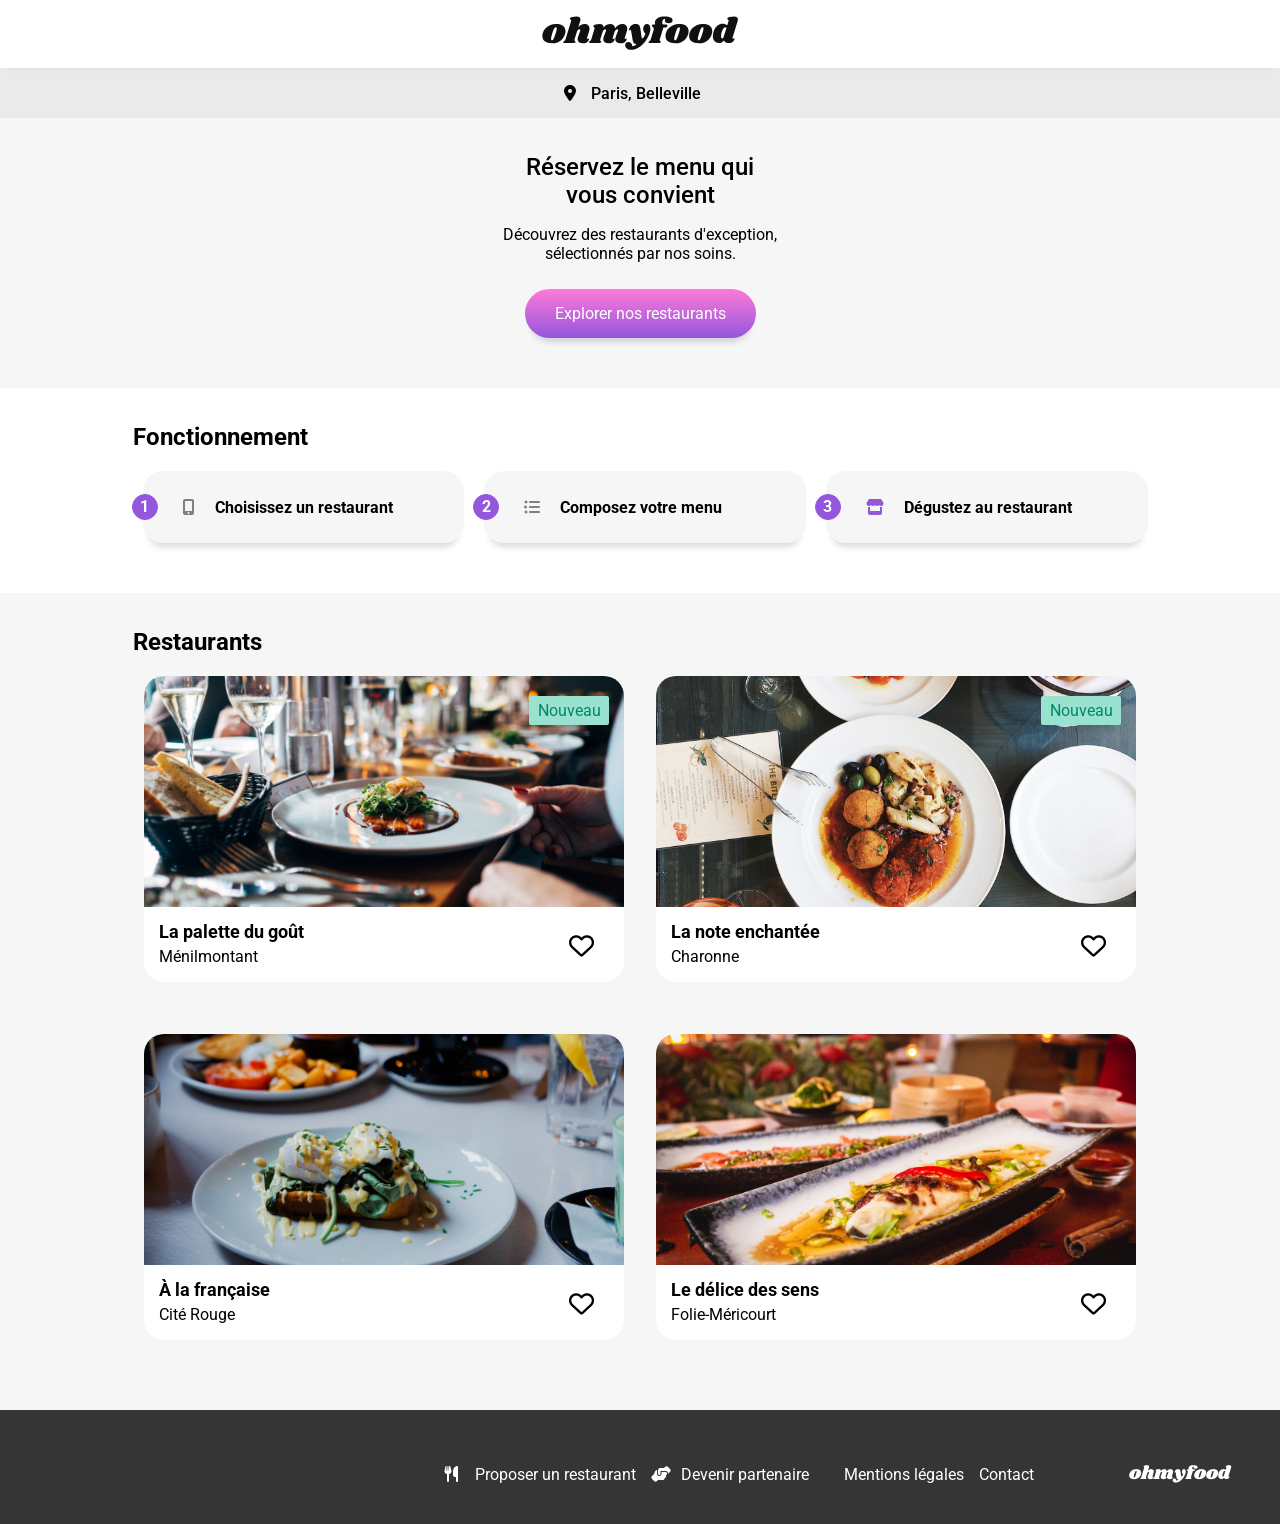
<file: index.html>
<!DOCTYPE html>
<html lang="fr">
  <head>
    <meta charset="UTF-8" />
    <meta name="viewport" content="width=device-width, initial-scale=1.0" />
    <title>ohmyfood</title>
    <link rel="preconnect" href="https://fonts.googleapis.com" />
    <link rel="preconnect" href="https://fonts.gstatic.com" crossorigin />
    <link
      href="https://fonts.googleapis.com/css2?family=Roboto:ital,wght@0,100;0,300;0,400;0,500;0,700;0,900;1,100;1,300;1,400;1,500;1,700;1,900&display=swap"
      rel="stylesheet"
    />
    <link
      href="https://fonts.googleapis.com/css2?family=Shrikhand&display=swap"
      rel="stylesheet"
    />
    <link
      rel="stylesheet"
      href="https://cdnjs.cloudflare.com/ajax/libs/font-awesome/6.2.1/css/all.min.css"
      integrity="sha512-MV7K8+y+gLIBoVD59lQIYicR65iaqukzvf/nwasF0nqhPay5w/9lJmVM2hMDcnK1OnMGCdVK+iQrJ7lzPJQd1w=="
      crossorigin="anonymous"
      referrerpolicy="no-referrer"
    />
    <link rel="stylesheet" href="./sass/style.css" />
  </head>

  <body>
    <div class="loader-container">
      <div class="load load__bar load__bar--1"></div>
      <div class="load load__bar load__bar--2"></div>
      <div class="load load__bar load__bar--3"></div>
      <div class="load load__bar load__bar--4"></div>
      <div class="load load__bar load__bar--5"></div>
    </div>

    <div class="main-container" id="content">
      <header class="header">
        <a href="">
          <img
            src="assets/images/logo/ohmyfood@2x.svg"
            alt="Logo ohmyfood"
            id="logo"
          />
        </a>
      </header>
      <main>
        <section class="adress__section">
          <i class="fa-solid fa-location-dot"></i>
          <input
            class="search"
            type="text"
            name="ville"
            value="Paris, Belleville"
          />
        </section>
        <section class="first-section bg-grey">
          <div class="container">
            <h1>Réservez le menu qui<br />vous convient</h1>
            <p>
              Découvrez des restaurants d'exception, <br />
              sélectionnés par nos soins.
            </p>
            <a href="#explorer-nos-restaurants" class="btn">
              Explorer nos restaurants
            </a>
          </div>
        </section>
        <section class="functionning-section container">
          <h2 class="section-title">Fonctionnement</h2>
          <section class="steps__functionning">
            <article class="steps__functionning--article card">
              <span>1</span>
              <div class="steps__functionning--content">
                <i class="fa-solid fa-mobile-screen-button article__i"></i>
                <p>Choisissez un restaurant</p>
              </div>
            </article>
            <article class="steps__functionning--article card">
              <span>2</span>
              <div class="steps__functionning--content">
                <i class="fa-solid fa-list-ul article__i"></i>
                <p>Composez votre menu</p>
              </div>
            </article>
            <article class="steps__functionning--article card">
              <span>3</span>
              <div class="steps__functionning--content">
                <i class="fa-solid fa-store clr-store article__i--store"></i>
                <p>Dégustez au restaurant</p>
              </div>
            </article>
          </section>
        </section>
        <section class="bg-grey">
          <div class="container">
            <h2 class="section-title" id="explorer-nos-restaurants">
              Restaurants
            </h2>
            <div class="restaurants__cards">
              <article class="card card__shadow" id="rest-1">
                <span class="restaurants__cards--new">Nouveau</span>
                <a href="restaurants/rest1.html">
                  <img
                    src="assets/images/restaurants/jay-wennington-N_Y88TWmGwA-unsplash.jpg"
                    alt="photo d'un repas"
                  />
                </a>
                <div class="card__content">
                  <a href="restaurants/rest1.html">
                    <div class="card__content--txt">
                      <h3 class="card__content--title">La palette du goût</h3>
                      <p class="card__content--subtitle">Ménilmontant</p>
                    </div>
                  </a>
                  <div class="heart-container">
                    <i class="fa-regular fa-heart heart-container__heart"></i>
                    <i
                      class="fa-solid fa-heart heart-container__heart fa-gradient"
                    ></i>
                  </div>
                </div>
              </article>
              <article class="card card__shadow" id="rest-3">
                <span class="restaurants__cards--new">Nouveau</span>

                <a href="restaurants/rest3.html">
                  <img
                    src="assets/images/restaurants/stil-u2Lp8tXIcjw-unsplash.jpg"
                    alt="photo d'un repas"
                  />
                </a>

                <div class="card__content">
                  <a href="">
                    <div class="card__content--txt">
                      <h3 class="card__content--title">La note enchantée</h3>
                      <p class="card__content--subtitle">Charonne</p>
                    </div>
                  </a>

                  <div class="heart-container">
                    <i class="fa-regular fa-heart heart-container__heart"></i>
                    <i
                      class="fa-solid fa-heart heart-container__heart fa-gradient"
                    ></i>
                  </div>
                </div>
              </article>
              <article class="card card__shadow" id="rest-4">
                <a href="restaurants/rest4.html">
                  <img
                    src="assets/images/restaurants/toa-heftiba-DQKerTsQwi0-unsplash.jpg"
                    alt="photo d'un repas"
                  />
                </a>

                <div class="card__content">
                  <a href="">
                    <div class="card__content--txt">
                      <h3 class="card__content--title">À la française</h3>
                      <p class="card__content--subtitle">Cité Rouge</p>
                    </div>
                  </a>

                  <div class="heart-container">
                    <i class="fa-regular fa-heart heart-container__heart"></i>
                    <i
                      class="fa-solid fa-heart heart-container__heart fa-gradient"
                    ></i>
                  </div>
                </div>
              </article>
              <article class="card card__shadow" id="rest-2">
                <a href="restaurants/rest2.html">
                  <img
                    src="assets/images/restaurants/louis-hansel-shotsoflouis-qNBGVyOCY8Q-unsplash.jpg"
                    alt="photo d'un repas"
                  />
                </a>

                <div class="card__content">
                  <a href="">
                    <div class="card__content--txt">
                      <h3 class="card__content--title">Le délice des sens</h3>
                      <p class="card__content--subtitle">Folie-Méricourt</p>
                    </div>
                  </a>

                  <div class="heart-container">
                    <i class="fa-regular fa-heart heart-container__heart"></i>
                    <i
                      class="fa-solid fa-heart heart-container__heart fa-gradient"
                    ></i>
                  </div>
                </div>
              </article>
            </div>
          </div>
        </section>
      </main>
      <footer>
        <a href="">
          <h3 class="logo-footer">ohmyfood</h3>
        </a>
        <div class="nav-bar">
          <nav>
            <ul>
              <li>
                <a href=""
                  ><i class="fa-solid fa-utensils"></i>Proposer un restaurant</a
                >
              </li>
              <li>
                <a href=""
                  ><i class="fa-solid fa-handshake-angle"></i>Devenir
                  partenaire</a
                >
              </li>
            </ul>
          </nav>
          <nav>
            <ul>
              <li><a href="">Mentions légales</a></li>
              <li><a href="">Contact</a></li>
            </ul>
          </nav>
        </div>
      </footer>
    </div>
  </body>
</html>
</file>
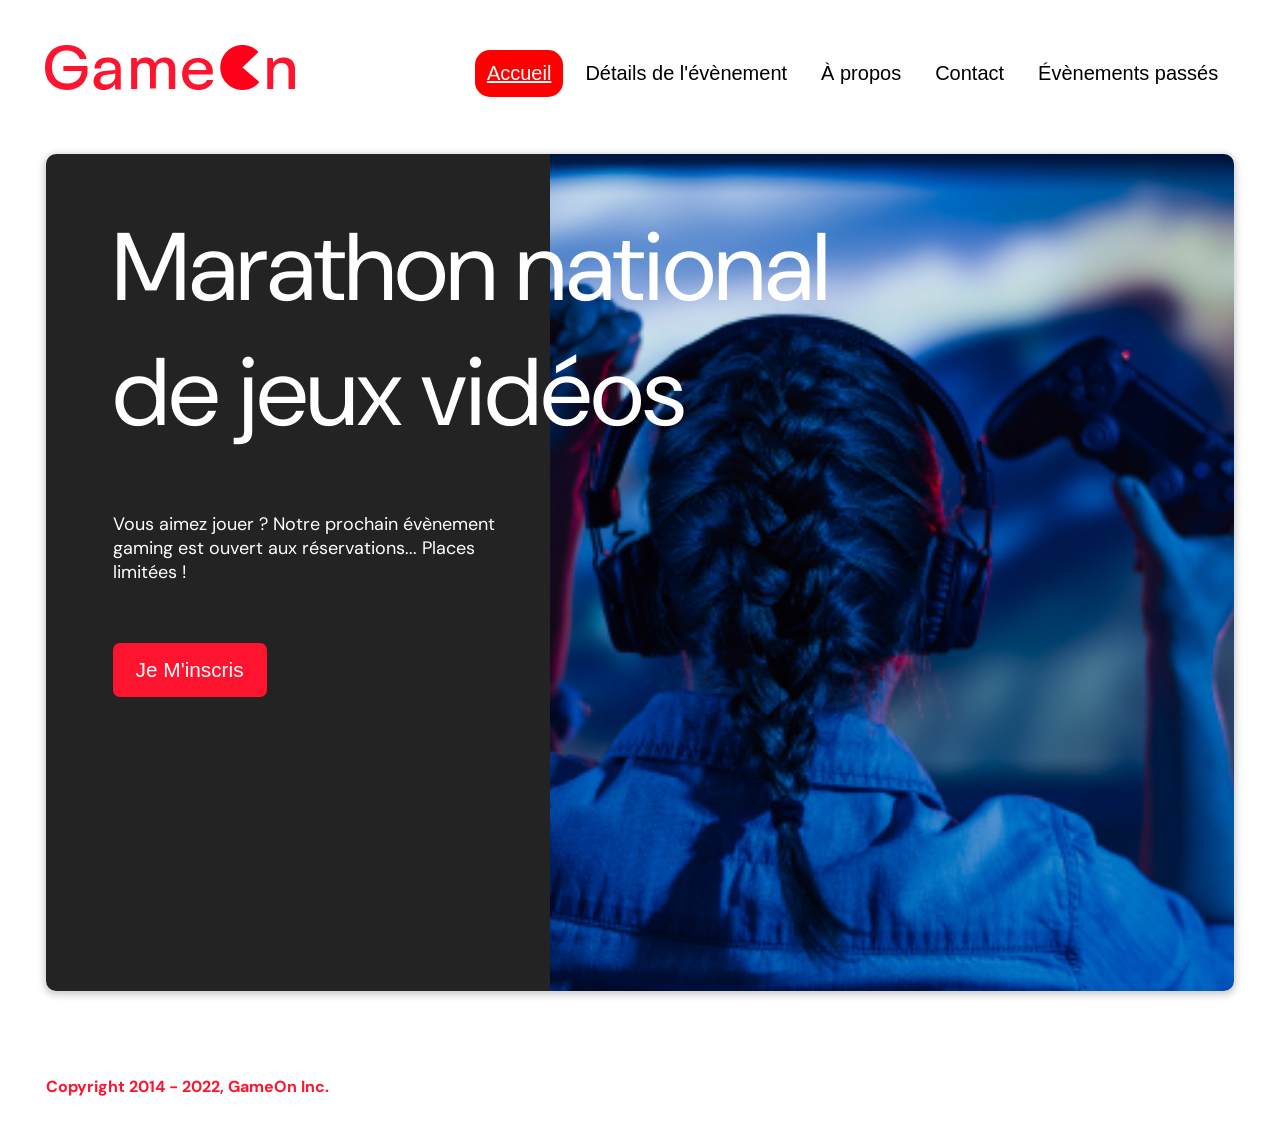
<file: gameon/index.html>
<!DOCTYPE html>
<html lang="en">
  <head>
    <meta charset="utf-8" />
    <title>Reservation</title>
    <meta name="viewport" content="width=device-width,initial-scale=1" />
    <link rel="stylesheet" href="style.css" />
    <link rel="stylesheet" href="modal.css" />
    <link
      rel="stylesheet"
      href="https://cdnjs.cloudflare.com/ajax/libs/font-awesome/4.7.0/css/font-awesome.min.css"
    />
    <link
      href="https://fonts.googleapis.com/css?family=DM+Sans"
      rel="stylesheet"
    />
  </head>
  <body>
    <div class="topnav" id="myTopnav">
      <div class="header-logo">
        <img alt="logo" src="Logo.png"/>
      </div>
      <div class="main-navbar">
        <a href="#" class="active"><span>Accueil</span></a>
        <a href="#"><span>Détails de l'évènement</span></a>
        <a href="#"><span>À propos</span></a>
        <a href="#"><span>Contact</span></a>
        <a href="#"><span>Évènements passés</span></a>
        <a href="javascript:void(0);" class="icon" onclick="editNav()">
          <i class="fa fa-bars"></i>
        </a>
      </div>
    </div>

    <main>
      <div class="hero-section">
        <div class="hero-content">
          <h1 class="hero-headline">
            Marathon national<br />
            de jeux vidéos
          </h1>
          <p class="hero-text">
            Vous aimez jouer ? Notre prochain évènement gaming est ouvert aux
            réservations... Places limitées !
          </p>
          <button class="btn-signup modal-btn">je m'inscris</button>
        </div>
        <div class="hero-img">
          <img src="./bg_img.jpg" alt="img" />
        </div>
        <button class="btn-signup modal-btn">je m'inscris</button>
      </div>

      <div class="bground">
        <div class="content">
          <button class="close close-btn"></button>
          <div class="modal-body">
            <form
              novalidate
              name="reserve"
              action="index.html"
              method="get"
              onsubmit="return validate(event);"
            >
              <div class="formData">
                <label for="first">Prénom</label><br />
                <input
                  class="text-control"
                  type="text"
                  id="first"
                  name="first"
                  minlength="2"
                /><br />
                <span id="error-name" class="error-message-style"></span>
              </div>
              <div class="formData">
                <label for="last">Nom</label><br />
                <input
                  class="text-control"
                  type="text"
                  id="last"
                  name="last"
                  minlength="2"
                /><br />
                <span id="error-lastName" class="error-message-style"></span>
              </div>
              <div class="formData">
                <label for="email">E-mail</label><br />
                <input
                  class="text-control"
                  type="email"
                  id="email"
                  name="email"
                /><br />
                <span id="error-email" class="error-message-style"></span>
              </div>
              <div class="formData">
                <label for="birthdate">Date de naissance</label><br />
                <input
                  class="text-control"
                  type="date"
                  id="birthdate"
                  name="birthdate"
                /><br />
                <span id="birth-error" class="error-message-style"></span>
              </div>
              <div class="formData">
                <label for="quantity"
                  >À combien de tournois GameOn avez-vous déjà participé
                  ?</label
                ><br />

                <input
                  type="number"
                  class="text-control"
                  id="quantity"
                  name="quantity"
                  min="0"
                  max="99"
                />
                <span id="error-nbr" class="error-message-style"></span>
              </div>
              <div class="formData">
                <p class="text-label">
                  À quel tournoi souhaitez-vous participer cette année ?
                </p>
                <input
                  class="checkbox-input"
                  type="radio"
                  id="location1"
                  name="location"
                  value="New York"
                />
                <label class="checkbox-label" for="location1">
                  <span class="checkbox-icon"></span>
                  New York</label
                >
                <input
                  class="checkbox-input"
                  type="radio"
                  id="location2"
                  name="location"
                  value="San Francisco"
                />
                <label class="checkbox-label" for="location2">
                  <span class="checkbox-icon"></span>
                  San Francisco</label
                >
                <input
                  class="checkbox-input"
                  type="radio"
                  id="location3"
                  name="location"
                  value="Seattle"
                />
                <label class="checkbox-label" for="location3">
                  <span class="checkbox-icon"></span>
                  Seattle</label
                >
                <input
                  class="checkbox-input"
                  type="radio"
                  id="location4"
                  name="location"
                  value="Chicago"
                />
                <label class="checkbox-label" for="location4">
                  <span class="checkbox-icon"></span>
                  Chicago</label
                >
                <input
                  class="checkbox-input"
                  type="radio"
                  id="location5"
                  name="location"
                  value="Boston"
                />
                <label class="checkbox-label" for="location5">
                  <span class="checkbox-icon"></span>
                  Boston
                </label>
                <input
                  class="checkbox-input"
                  type="radio"
                  id="location6"
                  name="location"
                  value="Portland"
                />
                <label class="checkbox-label" for="location6">
                  <span class="checkbox-icon"></span>
                  Portland
                </label>
                <br />
                <span id="location-error" class="error-message-style"></span>
              </div>
              <div class="formData">
                <input
                  class="checkbox-input"
                  type="checkbox"
                  id="checkbox1"
                  required
                />
                <label class="checkbox2-label" for="checkbox1">
                  <span class="checkbox-icon"></span>
                  J'ai lu et accepté les conditions d'utilisation.
                </label>
                <br />
                <span id="checkbox-error" class="error-message-style"></span>
              </div>
              <div class="formData">
                <input class="checkbox-input" type="checkbox" id="checkbox2" />
                <label class="checkbox2-label" for="checkbox2">
                  <span class="checkbox-icon"></span>
                  Je souhaite être prévenu des prochains évènements.
                </label>
                <br />
              </div>
              <input
                class="btn-submit button"
                type="submit"
                value="C'est parti"
              />
            </form>
            <div id="thankYouMessage" class="hidden">
              <p>Merci pour<br />votre inscription</p>
              <button class="btn-submit button close-btn">Fermer</button>
            </div>
          </div>
        </div>
      </div>
    </main>
    <footer>
      <p class="copyrights">Copyright 2014 - 2022, GameOn Inc.</p>
    </footer>
    <script src="modal.js"></script>
  </body>
</html>
</file>
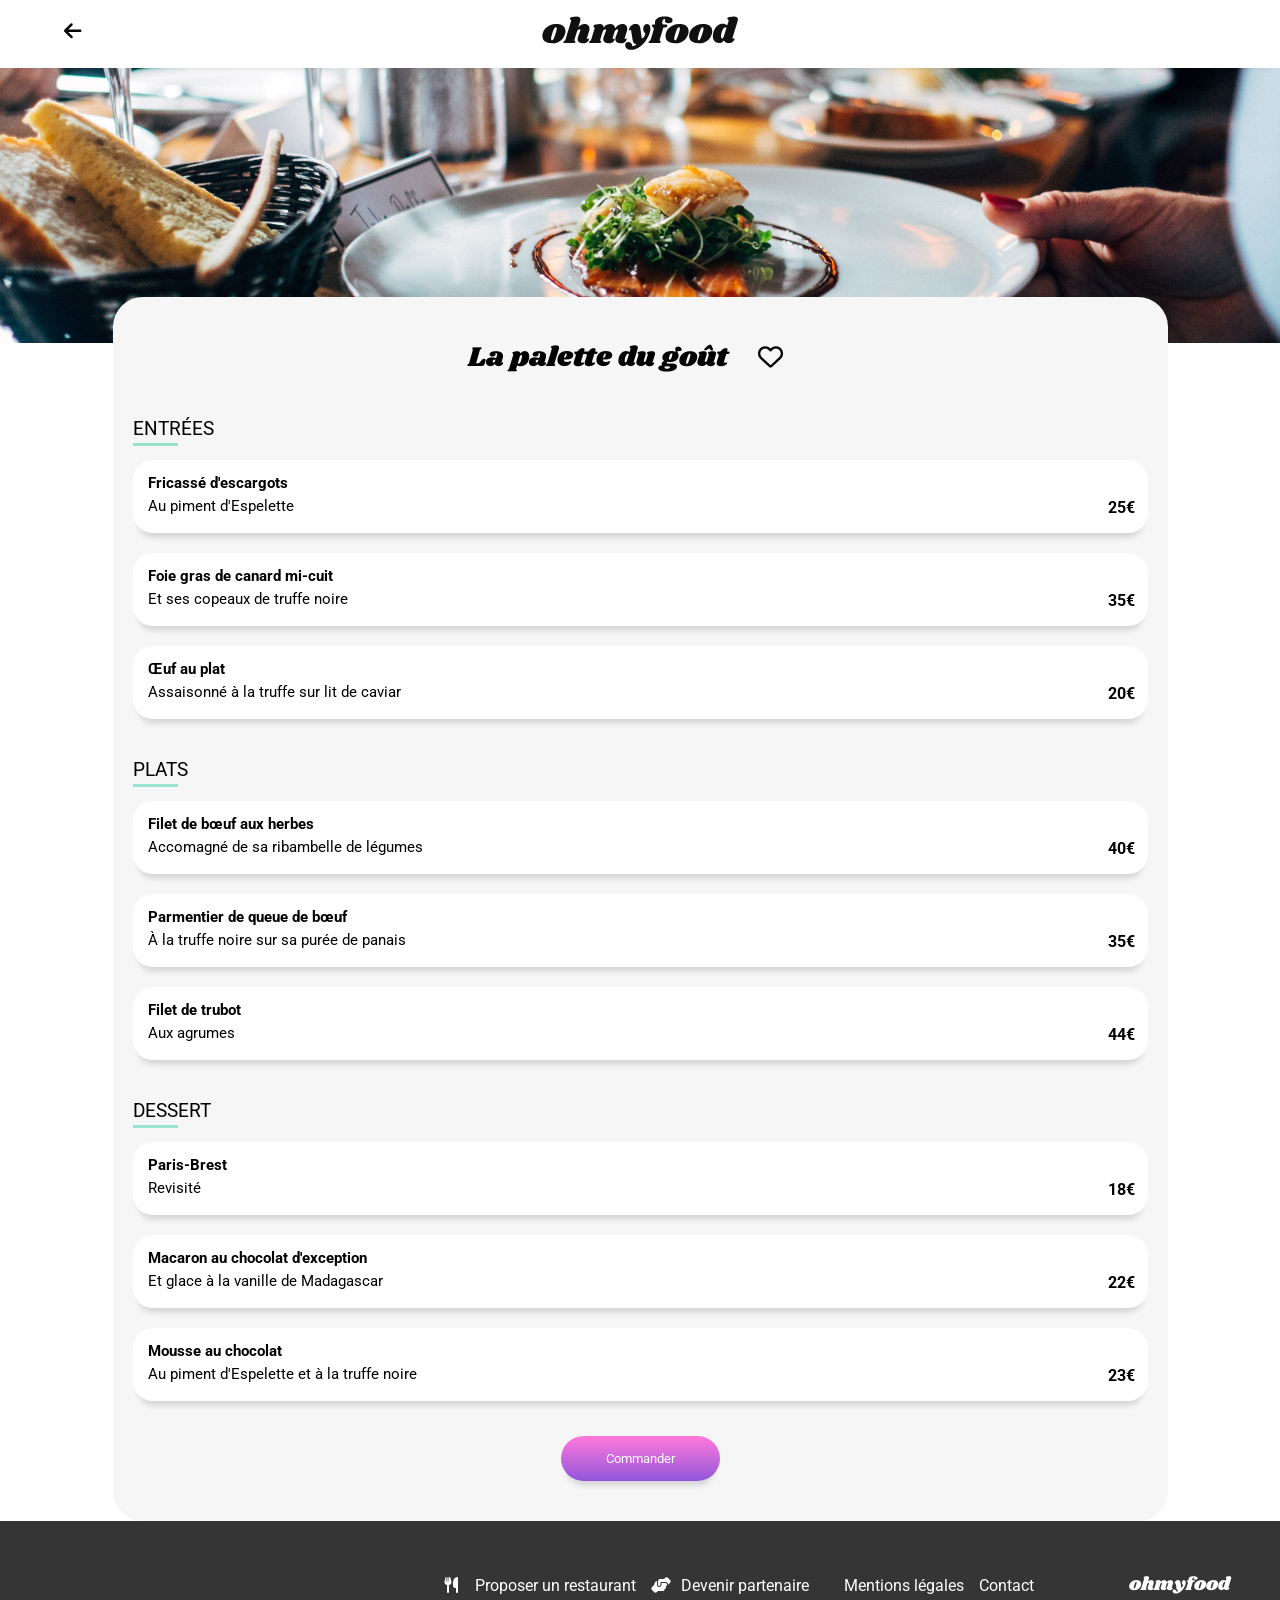
<file: restaurants/rest1.html>
<!DOCTYPE html>
<html lang="fr">
  <head>
    <meta charset="UTF-8" />
    <meta name="viewport" content="width=device-width, initial-scale=1.0" />
    <title>ohmyfood</title>
    <link rel="preconnect" href="https://fonts.googleapis.com" />
    <link rel="preconnect" href="https://fonts.gstatic.com" crossorigin />
    <link
      href="https://fonts.googleapis.com/css2?family=Roboto:ital,wght@0,100;0,300;0,400;0,500;0,700;0,900;1,100;1,300;1,400;1,500;1,700;1,900&display=swap"
      rel="stylesheet"
    />
    <link
      href="https://fonts.googleapis.com/css2?family=Shrikhand&display=swap"
      rel="stylesheet"
    />
    <link
      rel="stylesheet"
      href="https://cdnjs.cloudflare.com/ajax/libs/font-awesome/6.2.1/css/all.min.css"
      integrity="sha512-MV7K8+y+gLIBoVD59lQIYicR65iaqukzvf/nwasF0nqhPay5w/9lJmVM2hMDcnK1OnMGCdVK+iQrJ7lzPJQd1w=="
      crossorigin="anonymous"
      referrerpolicy="no-referrer"
    />
    <link rel="stylesheet" href="restaurants.css" />
  </head>

  <body>
    <div class="main-container">
      <header class="header">
        <a href="../index.html#rest-1">
          <i class="fa-solid fa-arrow-left"></i>
        </a>
        <a href="../index.html">
          <img
            src="../assets/images/logo/ohmyfood@2x.svg"
            alt="Logo ohmyfood"
            id="logo"
          />
        </a>
      </header>
      <main>
        <img
          class="rest-img"
          src="../assets/images/restaurants/jay-wennington-N_Y88TWmGwA-unsplash.jpg"
          alt="photo d'un repas"
        />
        <section class="rest__container bg-grey container">
          <div class="rest__container--title">
            <h1>La palette du goût</h1>
            <div class="heart-container">
              <i class="fa-regular fa-heart heart-container__heart"></i>
              <i
                class="fa-solid fa-heart heart-container__heart fa-gradient"
              ></i>
            </div>
          </div>
          <div
            class="menu__cards menu-cards--animation menu-cards--animation-1"
          >
            <h3 class="menu__cards--title">ENTRÉES</h3>
            <article class="card">
              <input
                type="checkbox"
                class="menu-checkbox hidden-ckeckbox"
                id="checkmenu-1"
              />
              <div class="card__content">
                <label class="card__content--txt" for="checkmenu-1">
                  <span class="card__content--title">Fricassé d'escargots</span>
                  <span class="card__content--subtitle"
                    >Au piment d'Espelette</span
                  >
                </label>
                <label class="card__content--price" for="checkmenu-1">
                  <strong>25€</strong>
                </label>
                <div class="checkbox">
                  <div class="checkbox__circle">
                    <i class="fa-solid fa-check checkbox__circle--mark"></i>
                  </div>
                </div>
              </div>
            </article>
            <article class="card">
              <input
                type="checkbox"
                class="menu-checkbox hidden-ckeckbox"
                id="checkmenu-2"
              />
              <div class="card__content">
                <label class="card__content--txt" for="checkmenu-2">
                  <span class="card__content--title"
                    >Foie gras de canard mi-cuit</span
                  >
                  <span class="card__content--subtitle"
                    >Et ses copeaux de truffe noire</span
                  >
                </label>
                <label class="card__content--price" for="checkmenu-2">
                  <strong>35€</strong>
                </label>
                <div class="checkbox">
                  <div class="checkbox__circle">
                    <i class="fa-solid fa-check checkbox__circle--mark"></i>
                  </div>
                </div>
              </div>
            </article>
            <article class="card">
              <input
                type="checkbox"
                class="menu-checkbox hidden-ckeckbox"
                id="checkmenu-3"
              />
              <div class="card__content">
                <label class="card__content--txt" for="checkmenu-3">
                  <span class="card__content--title">Œuf au plat</span>
                  <span class="card__content--subtitle">
                    Assaisonné à la truffe sur lit de caviar
                  </span>
                </label>
                <label class="card__content--price" for="checkmenu-3">
                  <strong>20€</strong>
                </label>
                <div class="checkbox">
                  <div class="checkbox__circle">
                    <i class="fa-solid fa-check checkbox__circle--mark"></i>
                  </div>
                </div>
              </div>
            </article>
          </div>
          <div
            class="menu__cards menu-cards--animation menu-cards--animation-2"
          >
            <h3 class="menu__cards--title">PLATS</h3>
            <article class="card">
              <input
                type="checkbox"
                class="menu-checkbox hidden-ckeckbox"
                id="checkmenu-4"
              />
              <div class="card__content">
                <label class="card__content--txt" for="checkmenu-4">
                  <span class="card__content--title"
                    >Filet de bœuf aux herbes</span
                  >
                  <span class="card__content--subtitle">
                    Accomagné de sa ribambelle de légumes
                  </span>
                </label>
                <label class="card__content--price" for="checkmenu-4">
                  <strong>40€</strong>
                </label>
                <div class="checkbox">
                  <div class="checkbox__circle">
                    <i class="fa-solid fa-check checkbox__circle--mark"></i>
                  </div>
                </div>
              </div>
            </article>
            <article class="card">
              <input
                type="checkbox"
                class="menu-checkbox hidden-ckeckbox"
                id="checkmenu-5"
              />
              <div class="card__content">
                <label class="card__content--txt" for="checkmenu-5">
                  <span class="card__content--title"
                    >Parmentier de queue de bœuf</span
                  >
                  <span class="card__content--subtitle">
                    À la truffe noire sur sa purée de panais
                  </span>
                </label>
                <label class="card__content--price" for="checkmenu-5">
                  <strong>35€</strong>
                </label>
                <div class="checkbox">
                  <div class="checkbox__circle">
                    <i class="fa-solid fa-check checkbox__circle--mark"></i>
                  </div>
                </div>
              </div>
            </article>
            <article class="card">
              <input
                type="checkbox"
                class="menu-checkbox hidden-ckeckbox"
                id="checkmenu-6"
              />
              <div class="card__content">
                <label class="card__content--txt" for="checkmenu-6">
                  <span class="card__content--title">Filet de trubot</span>
                  <span class="card__content--subtitle">Aux agrumes</span>
                </label>
                <label class="card__content--price" for="checkmenu-6">
                  <strong>44€</strong>
                </label>
                <div class="checkbox">
                  <div class="checkbox__circle">
                    <i class="fa-solid fa-check checkbox__circle--mark"></i>
                  </div>
                </div>
              </div>
            </article>
          </div>
          <div
            class="menu__cards menu-cards--animation menu-cards--animation-3"
          >
            <h3 class="menu__cards--title">DESSERT</h3>
            <article class="card">
              <input
                type="checkbox"
                class="menu-checkbox hidden-ckeckbox"
                id="checkmenu-7"
              />
              <div class="card__content">
                <label class="card__content--txt" for="checkmenu-7">
                  <span class="card__content--title">Paris-Brest</span>
                  <span class="card__content--subtitle">Revisité</span>
                </label>
                <label class="card__content--price" for="checkmenu-7">
                  <strong>18€</strong>
                </label>
                <div class="checkbox">
                  <div class="checkbox__circle">
                    <i class="fa-solid fa-check checkbox__circle--mark"></i>
                  </div>
                </div>
              </div>
            </article>
            <article class="card">
              <input
                type="checkbox"
                class="menu-checkbox hidden-ckeckbox"
                id="checkmenu-8"
              />
              <div class="card__content">
                <label class="card__content--txt" for="checkmenu-8">
                  <span class="card__content--title"
                    >Macaron au chocolat d'exception</span
                  >
                  <span class="card__content--subtitle"
                    >Et glace à la vanille de Madagascar</span
                  >
                </label>
                <label class="card__content--price" for="checkmenu-8">
                  <strong>22€</strong>
                </label>
                <div class="checkbox">
                  <div class="checkbox__circle">
                    <i class="fa-solid fa-check checkbox__circle--mark"></i>
                  </div>
                </div>
              </div>
            </article>
            <article class="card">
              <input
                type="checkbox"
                class="menu-checkbox hidden-ckeckbox"
                id="checkmenu-9"
              />
              <div class="card__content">
                <label class="card__content--txt" for="checkmenu-9">
                  <span class="card__content--title">Mousse au chocolat</span>
                  <span class="card__content--subtitle">
                    Au piment d'Espelette et à la truffe noire
                  </span>
                </label>
                <label class="card__content--price" for="checkmenu-9">
                  <strong>23€</strong>
                </label>
                <div class="checkbox">
                  <div class="checkbox__circle">
                    <i class="fa-solid fa-check checkbox__circle--mark"></i>
                  </div>
                </div>
              </div>
            </article>
          </div>
          <div class="rest-btn">
            <button class="btn">
              <span>Commander</span>
            </button>
          </div>
        </section>
      </main>
      <footer>
        <a href="">
          <h3 class="logo-footer">ohmyfood</h3>
        </a>
        <div class="nav-bar">
          <nav>
            <ul>
              <li>
                <a href=""
                  ><i class="fa-solid fa-utensils"></i>Proposer un restaurant</a
                >
              </li>
              <li>
                <a href=""
                  ><i class="fa-solid fa-handshake-angle"></i>Devenir
                  partenaire</a
                >
              </li>
            </ul>
          </nav>
          <nav>
            <ul>
              <li><a href="">Mentions légales</a></li>
              <li><a href="">Contact</a></li>
            </ul>
          </nav>
        </div>
      </footer>
    </div>
  </body>
</html>
</file>
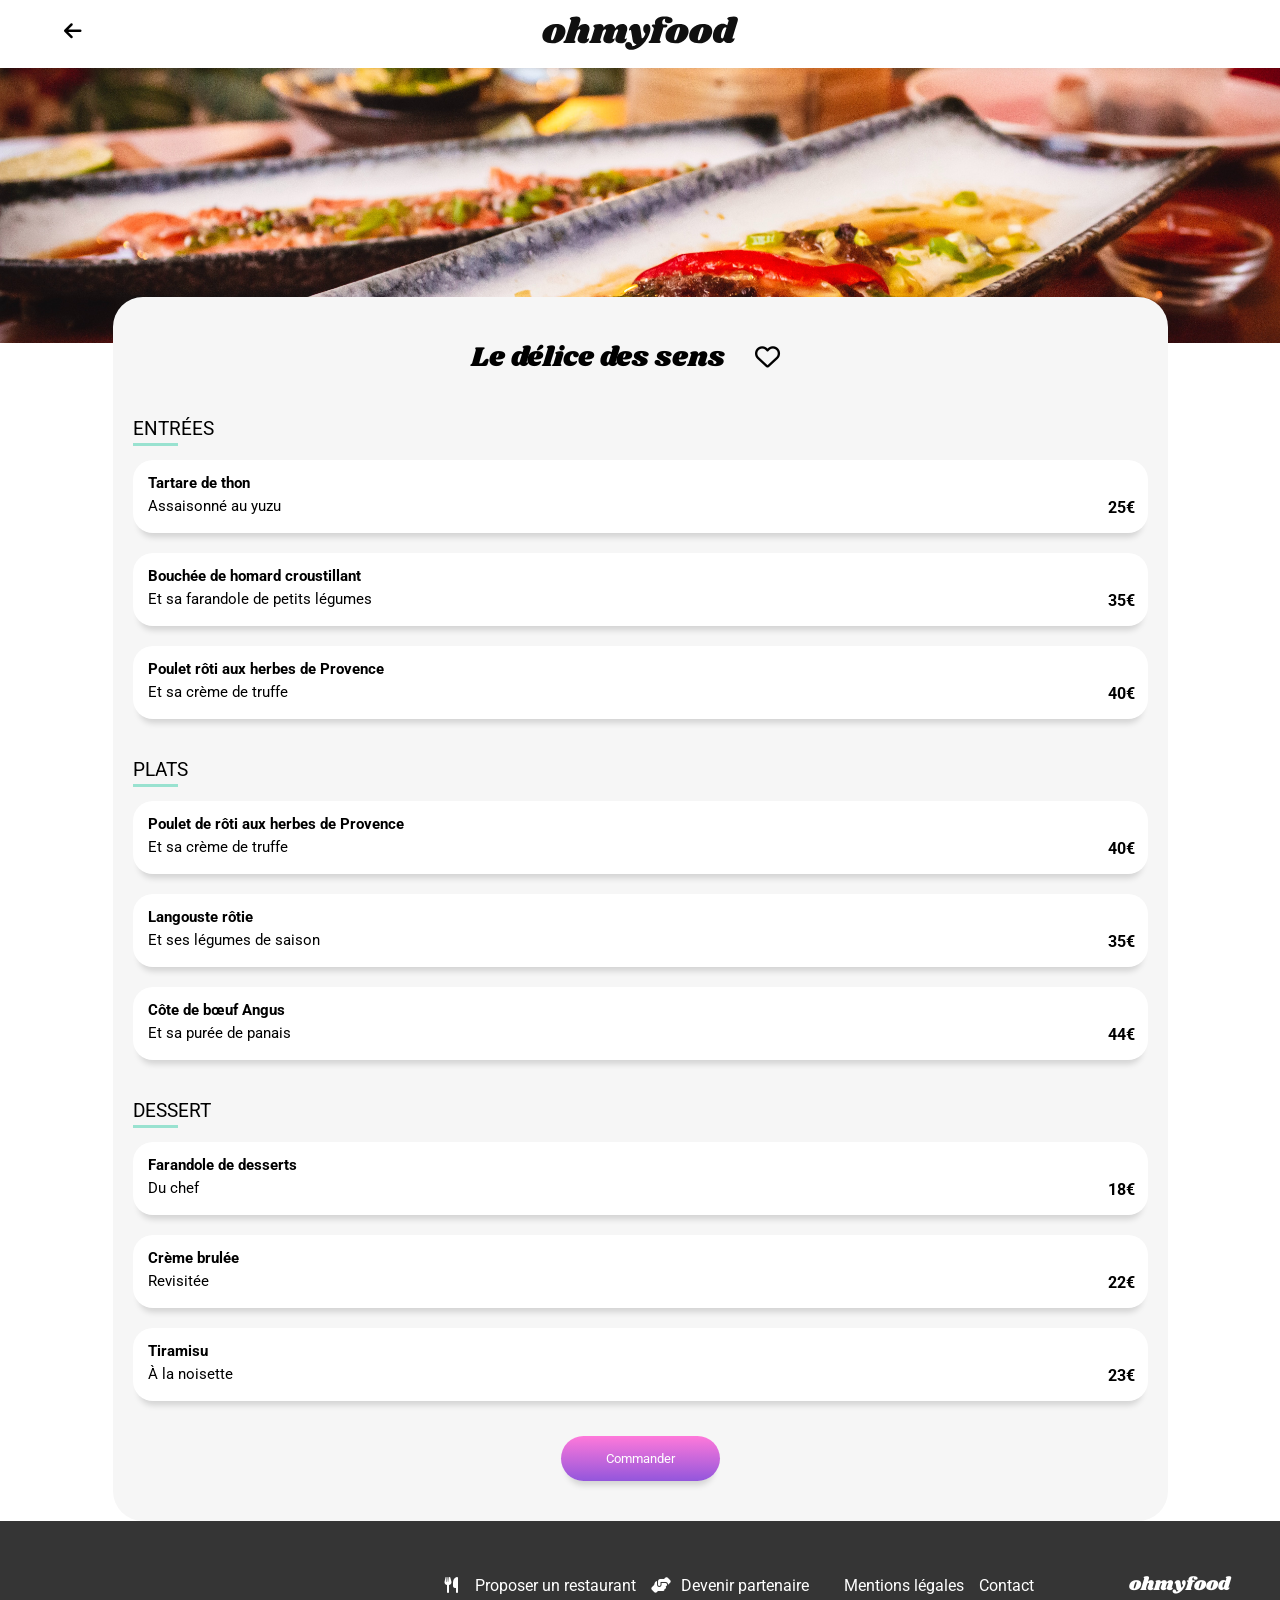
<file: restaurants/rest2.html>
<!DOCTYPE html>
<html lang="fr">
  <head>
    <meta charset="UTF-8" />
    <meta name="viewport" content="width=device-width, initial-scale=1.0" />
    <title>ohmyfood</title>
    <link rel="preconnect" href="https://fonts.googleapis.com" />
    <link rel="preconnect" href="https://fonts.gstatic.com" crossorigin />
    <link
      href="https://fonts.googleapis.com/css2?family=Roboto:ital,wght@0,100;0,300;0,400;0,500;0,700;0,900;1,100;1,300;1,400;1,500;1,700;1,900&display=swap"
      rel="stylesheet"
    />
    <link
      href="https://fonts.googleapis.com/css2?family=Shrikhand&display=swap"
      rel="stylesheet"
    />
    <link
      rel="stylesheet"
      href="https://cdnjs.cloudflare.com/ajax/libs/font-awesome/6.2.1/css/all.min.css"
      integrity="sha512-MV7K8+y+gLIBoVD59lQIYicR65iaqukzvf/nwasF0nqhPay5w/9lJmVM2hMDcnK1OnMGCdVK+iQrJ7lzPJQd1w=="
      crossorigin="anonymous"
      referrerpolicy="no-referrer"
    />
    <link rel="stylesheet" href="restaurants.css" />
  </head>

  <body>
    <div class="main-container">
      <header class="header">
        <a href="../index.html#rest-2">
          <i class="fa-solid fa-arrow-left"></i>
        </a>
        <a href="../index.html">
          <img
            src="../assets/images/logo/ohmyfood@2x.svg"
            alt="Logo ohmyfood"
            id="logo"
          />
        </a>
      </header>
      <main>
        <img
          class="rest-img"
          src="../assets/images/restaurants/louis-hansel-shotsoflouis-qNBGVyOCY8Q-unsplash.jpg"
          alt="photo d'un repas"
        />
        <section class="rest__container bg-grey container">
          <div class="rest__container--title">
            <h1>Le délice des sens</h1>
            <div class="heart-container">
              <i class="fa-regular fa-heart heart-container__heart"></i>
              <i
                class="fa-solid fa-heart heart-container__heart fa-gradient"
              ></i>
            </div>
          </div>
          <div
            class="menu__cards menu-cards--animation menu-cards--animation-1"
          >
            <h3 class="menu__cards--title">ENTRÉES</h3>
            <article class="card">
              <input
                type="checkbox"
                class="menu-checkbox hidden-ckeckbox"
                id="checkmenu-1"
              />
              <div class="card__content">
                <label class="card__content--txt" for="checkmenu-1">
                  <span class="card__content--title">Tartare de thon</span>
                  <span class="card__content--subtitle"
                    >Assaisonné au yuzu</span
                  >
                </label>
                <label class="card__content--price" for="checkmenu-1">
                  <strong>25€</strong>
                </label>
                <div class="checkbox">
                  <div class="checkbox__circle">
                    <i class="fa-solid fa-check checkbox__circle--mark"></i>
                  </div>
                </div>
              </div>
            </article>
            <article class="card">
              <input
                type="checkbox"
                class="menu-checkbox hidden-ckeckbox"
                id="checkmenu-2"
              />
              <div class="card__content">
                <label class="card__content--txt" for="checkmenu-2">
                  <span class="card__content--title"
                    >Bouchée de homard croustillant</span
                  >
                  <span class="card__content--subtitle"
                    >Et sa farandole de petits légumes</span
                  >
                </label>
                <label class="card__content--price" for="checkmenu-2">
                  <strong>35€</strong>
                </label>
                <div class="checkbox">
                  <div class="checkbox__circle">
                    <i class="fa-solid fa-check checkbox__circle--mark"></i>
                  </div>
                </div>
              </div>
            </article>
            <article class="card">
              <input
                type="checkbox"
                class="menu-checkbox hidden-ckeckbox"
                id="checkmenu-3"
              />
              <div class="card__content">
                <label class="card__content--txt" for="checkmenu-3">
                  <span class="card__content--title">Poulet rôti aux herbes de Provence</span>
                  <span class="card__content--subtitle">
                    Et sa crème de truffe
                  </span>
                </label>
                <label class="card__content--price" for="checkmenu-3">
                  <strong>40€</strong>
                </label>
                <div class="checkbox">
                  <div class="checkbox__circle">
                    <i class="fa-solid fa-check checkbox__circle--mark"></i>
                  </div>
                </div>
              </div>
            </article>
          </div>
          <div
            class="menu__cards menu-cards--animation menu-cards--animation-2"
          >
            <h3 class="menu__cards--title">PLATS</h3>
            <article class="card">
              <input
                type="checkbox"
                class="menu-checkbox hidden-ckeckbox"
                id="checkmenu-4"
              />
              <div class="card__content">
                <label class="card__content--txt" for="checkmenu-4">
                  <span class="card__content--title"
                    >Poulet de rôti aux herbes de Provence</span
                  >
                  <span class="card__content--subtitle">
                    Et sa crème de truffe
                  </span>
                </label>
                <label class="card__content--price" for="checkmenu-4">
                  <strong>40€</strong>
                </label>
                <div class="checkbox">
                  <div class="checkbox__circle">
                    <i class="fa-solid fa-check checkbox__circle--mark"></i>
                  </div>
                </div>
              </div>
            </article>
            <article class="card">
              <input
                type="checkbox"
                class="menu-checkbox hidden-ckeckbox"
                id="checkmenu-5"
              />
              <div class="card__content">
                <label class="card__content--txt" for="checkmenu-5">
                  <span class="card__content--title"
                    >Langouste rôtie</span
                  >
                  <span class="card__content--subtitle">
                    Et ses légumes de saison
                  </span>
                </label>
                <label class="card__content--price" for="checkmenu-5">
                  <strong>35€</strong>
                </label>
                <div class="checkbox">
                  <div class="checkbox__circle">
                    <i class="fa-solid fa-check checkbox__circle--mark"></i>
                  </div>
                </div>
              </div>
            </article>
            <article class="card">
              <input
                type="checkbox"
                class="menu-checkbox hidden-ckeckbox"
                id="checkmenu-6"
              />
              <div class="card__content">
                <label class="card__content--txt" for="checkmenu-6">
                  <span class="card__content--title">Côte de bœuf Angus</span>
                  <span class="card__content--subtitle">Et sa purée de panais</span>
                </label>
                <label class="card__content--price" for="checkmenu-6">
                  <strong>44€</strong>
                </label>
                <div class="checkbox">
                  <div class="checkbox__circle">
                    <i class="fa-solid fa-check checkbox__circle--mark"></i>
                  </div>
                </div>
              </div>
            </article>
          </div>
          <div
            class="menu__cards menu-cards--animation menu-cards--animation-3"
          >
            <h3 class="menu__cards--title">DESSERT</h3>
            <article class="card">
              <input
                type="checkbox"
                class="menu-checkbox hidden-ckeckbox"
                id="checkmenu-7"
              />
              <div class="card__content">
                <label class="card__content--txt" for="checkmenu-7">
                  <span class="card__content--title">Farandole de desserts</span>
                  <span class="card__content--subtitle">Du chef</span>
                </label>
                <label class="card__content--price" for="checkmenu-7">
                  <strong>18€</strong>
                </label>
                <div class="checkbox">
                  <div class="checkbox__circle">
                    <i class="fa-solid fa-check checkbox__circle--mark"></i>
                  </div>
                </div>
              </div>
            </article>
            <article class="card">
              <input
                type="checkbox"
                class="menu-checkbox hidden-ckeckbox"
                id="checkmenu-8"
              />
              <div class="card__content">
                <label class="card__content--txt" for="checkmenu-8">
                  <span class="card__content--title"
                    >Crème brulée</span
                  >
                  <span class="card__content--subtitle"
                    >Revisitée</span
                  >
                </label>
                <label class="card__content--price" for="checkmenu-8">
                  <strong>22€</strong>
                </label>
                <div class="checkbox">
                  <div class="checkbox__circle">
                    <i class="fa-solid fa-check checkbox__circle--mark"></i>
                  </div>
                </div>
              </div>
            </article>
            <article class="card">
              <input
                type="checkbox"
                class="menu-checkbox hidden-ckeckbox"
                id="checkmenu-9"
              />
              <div class="card__content">
                <label class="card__content--txt" for="checkmenu-9">
                  <span class="card__content--title">Tiramisu</span>
                  <span class="card__content--subtitle">
                    À la noisette
                  </span>
                </label>
                <label class="card__content--price" for="checkmenu-9">
                  <strong>23€</strong>
                </label>
                <div class="checkbox">
                  <div class="checkbox__circle">
                    <i class="fa-solid fa-check checkbox__circle--mark"></i>
                  </div>
                </div>
              </div>
            </article>
          </div>
          <div class="rest-btn">
            <button class="btn">
              <span>Commander</span>
            </button>
          </div>
        </section>
      </main>
      <footer>
        <a href="">
          <h3 class="logo-footer">ohmyfood</h3>
        </a>
        <div class="nav-bar">
          <nav>
            <ul>
              <li>
                <a href=""
                  ><i class="fa-solid fa-utensils"></i>Proposer un restaurant</a
                >
              </li>
              <li>
                <a href=""
                  ><i class="fa-solid fa-handshake-angle"></i>Devenir
                  partenaire</a
                >
              </li>
            </ul>
          </nav>
          <nav>
            <ul>
              <li><a href="">Mentions légales</a></li>
              <li><a href="">Contact</a></li>
            </ul>
          </nav>
        </div>
      </footer>
    </div>
  </body>
</html>
</file>
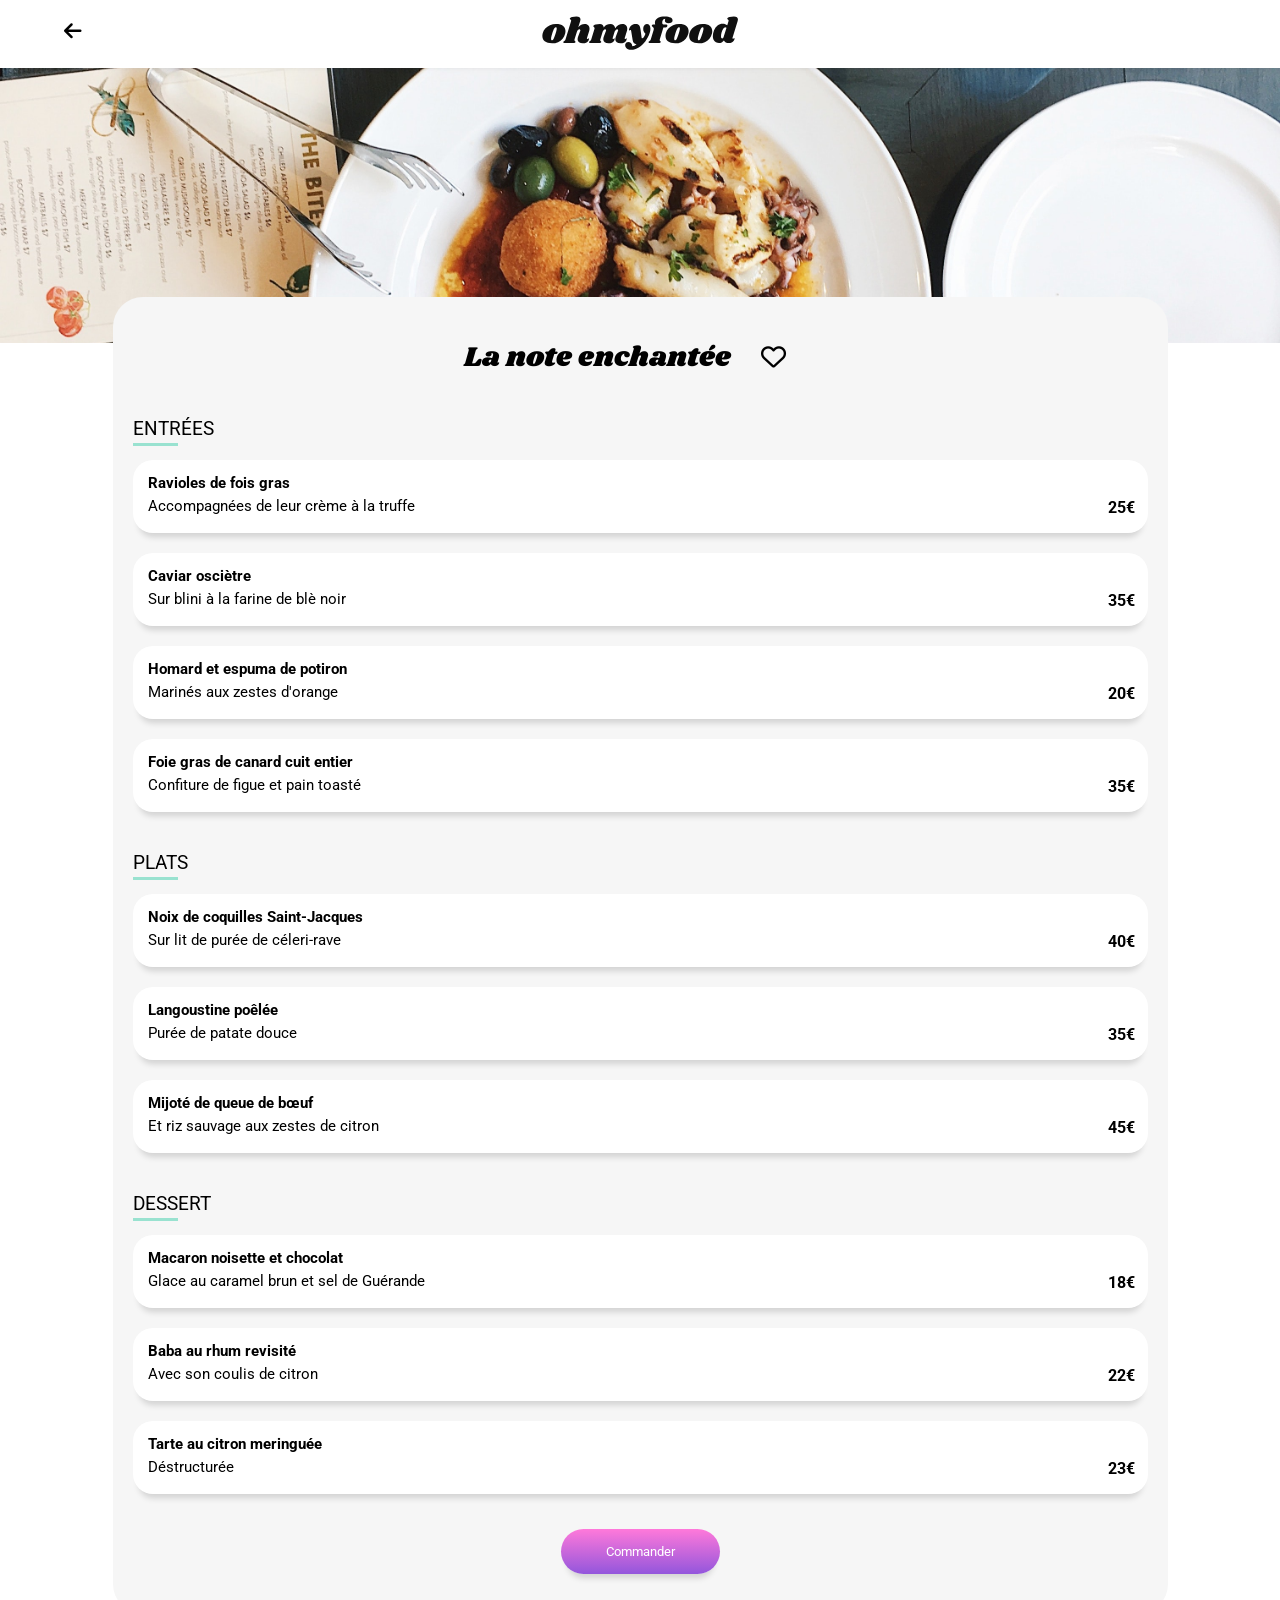
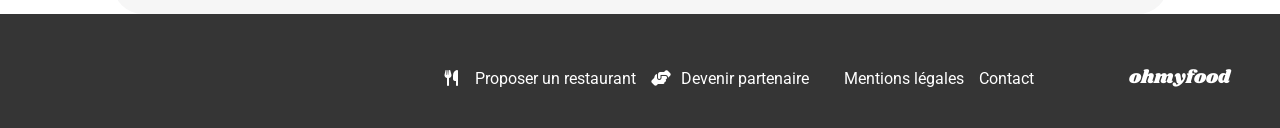
<file: restaurants/rest3.html>
<!DOCTYPE html>
<html lang="fr">
  <head>
    <meta charset="UTF-8" />
    <meta name="viewport" content="width=device-width, initial-scale=1.0" />
    <title>ohmyfood</title>
    <link rel="preconnect" href="https://fonts.googleapis.com" />
    <link rel="preconnect" href="https://fonts.gstatic.com" crossorigin />
    <link
      href="https://fonts.googleapis.com/css2?family=Roboto:ital,wght@0,100;0,300;0,400;0,500;0,700;0,900;1,100;1,300;1,400;1,500;1,700;1,900&display=swap"
      rel="stylesheet"
    />
    <link
      href="https://fonts.googleapis.com/css2?family=Shrikhand&display=swap"
      rel="stylesheet"
    />
    <link
      rel="stylesheet"
      href="https://cdnjs.cloudflare.com/ajax/libs/font-awesome/6.2.1/css/all.min.css"
      integrity="sha512-MV7K8+y+gLIBoVD59lQIYicR65iaqukzvf/nwasF0nqhPay5w/9lJmVM2hMDcnK1OnMGCdVK+iQrJ7lzPJQd1w=="
      crossorigin="anonymous"
      referrerpolicy="no-referrer"
    />
    <link rel="stylesheet" href="restaurants.css" />
  </head>

  <body>
    <div class="main-container">
      <header class="header">
        <a href="../index.html#rest-3">
          <i class="fa-solid fa-arrow-left"></i>
        </a>
        <a href="../index.html">
          <img
            src="../assets/images/logo/ohmyfood@2x.svg"
            alt="Logo ohmyfood"
            id="logo"
          />
        </a>
      </header>
      <main>
        <img
          class="rest-img"
          src="../assets/images/restaurants/stil-u2Lp8tXIcjw-unsplash.jpg"
          alt="photo d'un repas"
        />
        <section class="rest__container bg-grey container">
          <div class="rest__container--title">
            <h1>La note enchantée</h1>
            <div class="heart-container">
              <i class="fa-regular fa-heart heart-container__heart"></i>
              <i
                class="fa-solid fa-heart heart-container__heart fa-gradient"
              ></i>
            </div>
          </div>
          <div
            class="menu__cards menu-cards--animation menu-cards--animation-1"
          >
            <h3 class="menu__cards--title">ENTRÉES</h3>
            <article class="card">
              <input
                type="checkbox"
                class="menu-checkbox hidden-ckeckbox"
                id="checkmenu-1"
              />
              <div class="card__content">
                <label class="card__content--txt" for="checkmenu-1">
                  <span class="card__content--title">Ravioles de fois gras</span>
                  <span class="card__content--subtitle"
                    >Accompagnées de leur crème à la truffe</span
                  >
                </label>
                <label class="card__content--price" for="checkmenu-1">
                  <strong>25€</strong>
                </label>
                <div class="checkbox">
                  <div class="checkbox__circle">
                    <i class="fa-solid fa-check checkbox__circle--mark"></i>
                  </div>
                </div>
              </div>
            </article>
            <article class="card">
              <input
                type="checkbox"
                class="menu-checkbox hidden-ckeckbox"
                id="checkmenu-2"
              />
              <div class="card__content">
                <label class="card__content--txt" for="checkmenu-2">
                  <span class="card__content--title"
                    >Caviar osciètre</span
                  >
                  <span class="card__content--subtitle"
                    >Sur blini à la farine de blè noir</span
                  >
                </label>
                <label class="card__content--price" for="checkmenu-2">
                  <strong>35€</strong>
                </label>
                <div class="checkbox">
                  <div class="checkbox__circle">
                    <i class="fa-solid fa-check checkbox__circle--mark"></i>
                  </div>
                </div>
              </div>
            </article>
            <article class="card">
              <input
                type="checkbox"
                class="menu-checkbox hidden-ckeckbox"
                id="checkmenu-3"
              />
              <div class="card__content">
                <label class="card__content--txt" for="checkmenu-3">
                  <span class="card__content--title">Homard et espuma de potiron</span>
                  <span class="card__content--subtitle">
                    Marinés aux zestes d'orange
                  </span>
                </label>
                <label class="card__content--price" for="checkmenu-3">
                  <strong>20€</strong>
                </label>
                <div class="checkbox">
                  <div class="checkbox__circle">
                    <i class="fa-solid fa-check checkbox__circle--mark"></i>
                  </div>
                </div>
              </div>
            </article>
            <article class="card">
                <input
                  type="checkbox"
                  class="menu-checkbox hidden-ckeckbox"
                  id="checkmenu-10"
                />
                <div class="card__content">
                  <label class="card__content--txt" for="checkmenu-10">
                    <span class="card__content--title">Foie gras de canard cuit entier</span>
                    <span class="card__content--subtitle"
                      >Confiture de figue et pain toasté</span
                    >
                  </label>
                  <label class="card__content--price" for="checkmenu-10">
                    <strong>35€</strong>
                  </label>
                  <div class="checkbox">
                    <div class="checkbox__circle">
                      <i class="fa-solid fa-check checkbox__circle--mark"></i>
                    </div>
                  </div>
                </div>
              </article>
          </div>
          <div
            class="menu__cards menu-cards--animation menu-cards--animation-2"
          >
            <h3 class="menu__cards--title">PLATS</h3>
            <article class="card">
              <input
                type="checkbox"
                class="menu-checkbox hidden-ckeckbox"
                id="checkmenu-4"
              />
              <div class="card__content">
                <label class="card__content--txt" for="checkmenu-4">
                  <span class="card__content--title"
                    >Noix de coquilles Saint-Jacques</span
                  >
                  <span class="card__content--subtitle">
                    Sur lit de purée de céleri-rave
                  </span>
                </label>
                <label class="card__content--price" for="checkmenu-4">
                  <strong>40€</strong>
                </label>
                <div class="checkbox">
                  <div class="checkbox__circle">
                    <i class="fa-solid fa-check checkbox__circle--mark"></i>
                  </div>
                </div>
              </div>
            </article>
            <article class="card">
              <input
                type="checkbox"
                class="menu-checkbox hidden-ckeckbox"
                id="checkmenu-5"
              />
              <div class="card__content">
                <label class="card__content--txt" for="checkmenu-5">
                  <span class="card__content--title"
                    >Langoustine poêlée</span
                  >
                  <span class="card__content--subtitle">
                    Purée de patate douce
                  </span>
                </label>
                <label class="card__content--price" for="checkmenu-5">
                  <strong>35€</strong>
                </label>
                <div class="checkbox">
                  <div class="checkbox__circle">
                    <i class="fa-solid fa-check checkbox__circle--mark"></i>
                  </div>
                </div>
              </div>
            </article>
            <article class="card">
              <input
                type="checkbox"
                class="menu-checkbox hidden-ckeckbox"
                id="checkmenu-6"
              />
              <div class="card__content">
                <label class="card__content--txt" for="checkmenu-6">
                  <span class="card__content--title">Mijoté de queue de bœuf</span>
                  <span class="card__content--subtitle">Et riz sauvage aux zestes de citron</span>
                </label>
                <label class="card__content--price" for="checkmenu-6">
                  <strong>45€</strong>
                </label>
                <div class="checkbox">
                  <div class="checkbox__circle">
                    <i class="fa-solid fa-check checkbox__circle--mark"></i>
                  </div>
                </div>
              </div>
            </article>
          </div>
          <div
            class="menu__cards menu-cards--animation menu-cards--animation-3"
          >
            <h3 class="menu__cards--title">DESSERT</h3>
            <article class="card">
              <input
                type="checkbox"
                class="menu-checkbox hidden-ckeckbox"
                id="checkmenu-7"
              />
              <div class="card__content">
                <label class="card__content--txt" for="checkmenu-7">
                  <span class="card__content--title">Macaron noisette et chocolat</span>
                  <span class="card__content--subtitle">Glace au caramel brun et sel de Guérande</span>
                </label>
                <label class="card__content--price" for="checkmenu-7">
                  <strong>18€</strong>
                </label>
                <div class="checkbox">
                  <div class="checkbox__circle">
                    <i class="fa-solid fa-check checkbox__circle--mark"></i>
                  </div>
                </div>
              </div>
            </article>
            <article class="card">
              <input
                type="checkbox"
                class="menu-checkbox hidden-ckeckbox"
                id="checkmenu-8"
              />
              <div class="card__content">
                <label class="card__content--txt" for="checkmenu-8">
                  <span class="card__content--title"
                    >Baba au rhum revisité</span
                  >
                  <span class="card__content--subtitle"
                    >Avec son coulis de citron</span
                  >
                </label>
                <label class="card__content--price" for="checkmenu-8">
                  <strong>22€</strong>
                </label>
                <div class="checkbox">
                  <div class="checkbox__circle">
                    <i class="fa-solid fa-check checkbox__circle--mark"></i>
                  </div>
                </div>
              </div>
            </article>
            <article class="card">
              <input
                type="checkbox"
                class="menu-checkbox hidden-ckeckbox"
                id="checkmenu-9"
              />
              <div class="card__content">
                <label class="card__content--txt" for="checkmenu-9">
                  <span class="card__content--title">Tarte au citron meringuée</span>
                  <span class="card__content--subtitle">
                    Déstructurée
                  </span>
                </label>
                <label class="card__content--price" for="checkmenu-9">
                  <strong>23€</strong>
                </label>
                <div class="checkbox">
                  <div class="checkbox__circle">
                    <i class="fa-solid fa-check checkbox__circle--mark"></i>
                  </div>
                </div>
              </div>
            </article>
          </div>
          <div class="rest-btn">
            <button class="btn">
              <span>Commander</span>
            </button>
          </div>
        </section>
      </main>
      <footer>
        <a href="">
          <h3 class="logo-footer">ohmyfood</h3>
        </a>
        <div class="nav-bar">
          <nav>
            <ul>
              <li>
                <a href=""
                  ><i class="fa-solid fa-utensils"></i>Proposer un restaurant</a
                >
              </li>
              <li>
                <a href=""
                  ><i class="fa-solid fa-handshake-angle"></i>Devenir
                  partenaire</a
                >
              </li>
            </ul>
          </nav>
          <nav>
            <ul>
              <li><a href="">Mentions légales</a></li>
              <li><a href="">Contact</a></li>
            </ul>
          </nav>
        </div>
      </footer>
    </div>
  </body>
</html>
</file>
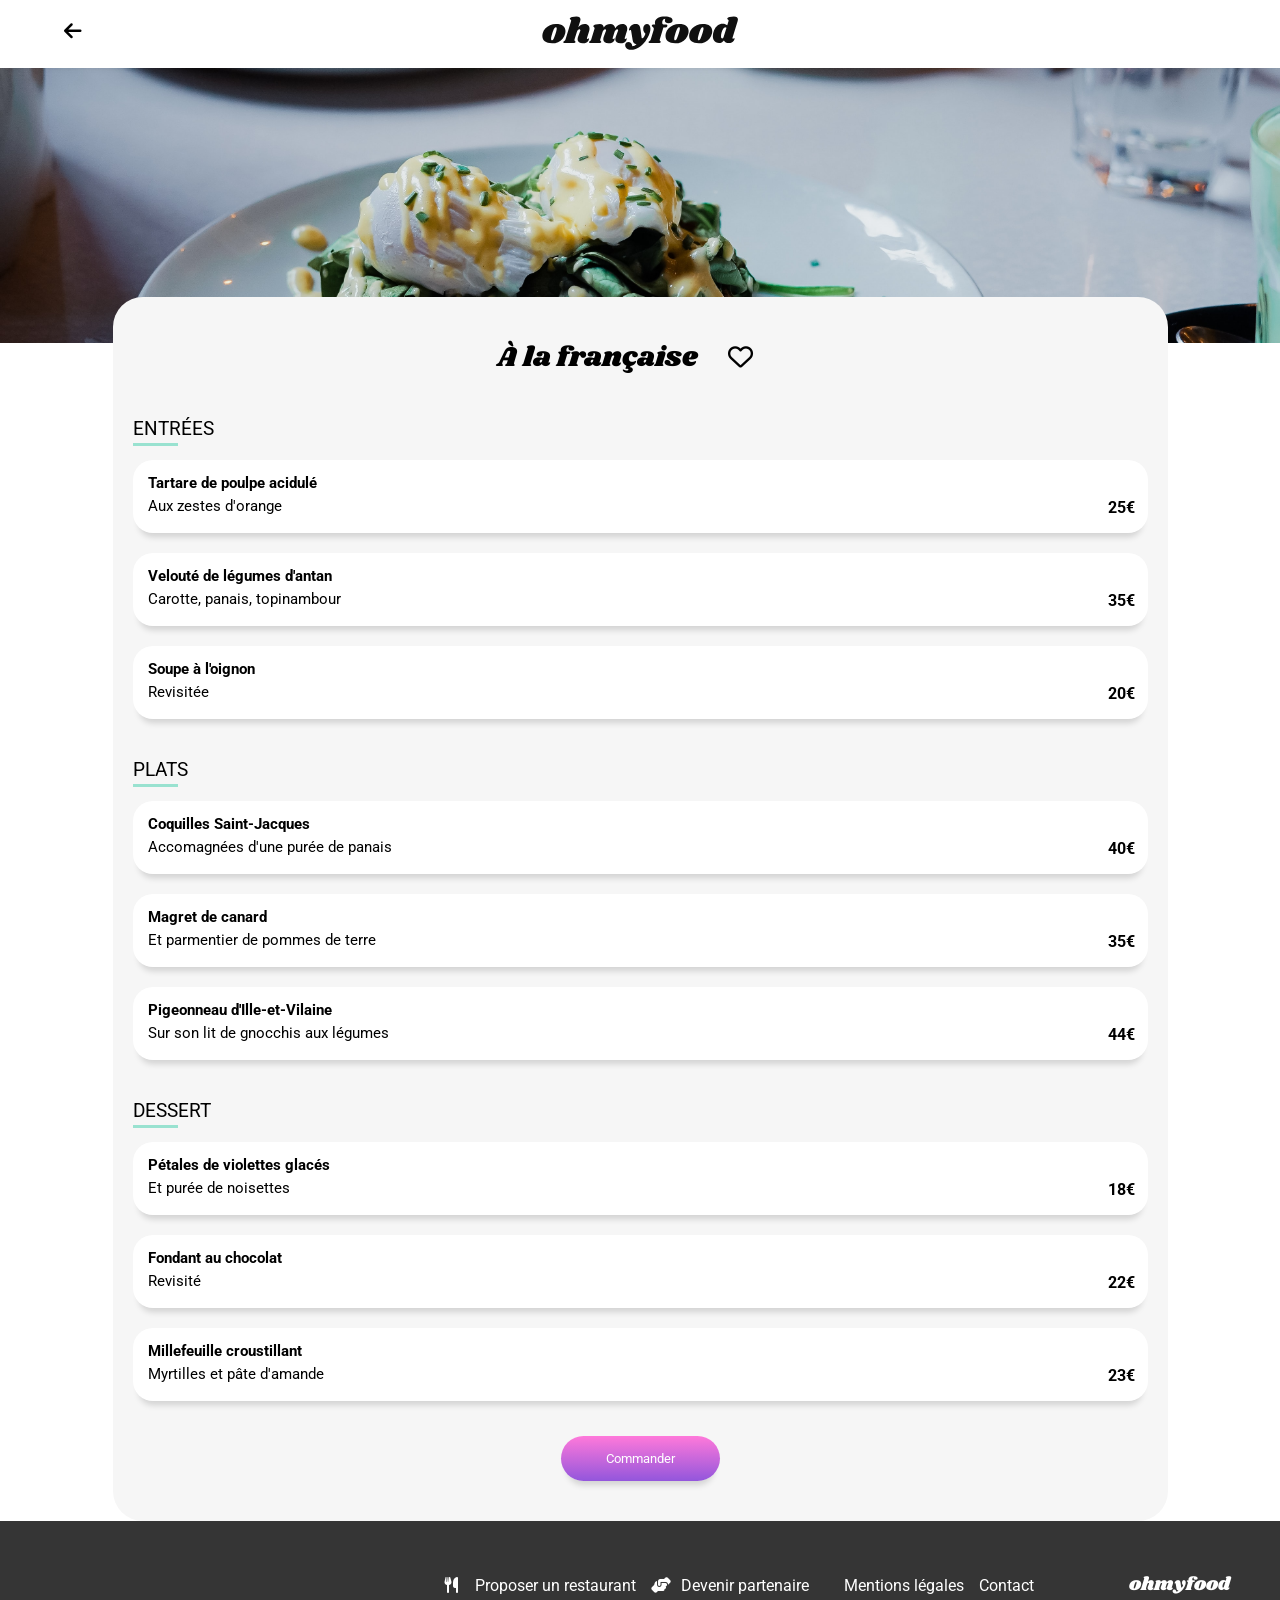
<file: restaurants/rest4.html>
<!DOCTYPE html>
<html lang="fr">
  <head>
    <meta charset="UTF-8" />
    <meta name="viewport" content="width=device-width, initial-scale=1.0" />
    <title>ohmyfood</title>
    <link rel="preconnect" href="https://fonts.googleapis.com" />
    <link rel="preconnect" href="https://fonts.gstatic.com" crossorigin />
    <link
      href="https://fonts.googleapis.com/css2?family=Roboto:ital,wght@0,100;0,300;0,400;0,500;0,700;0,900;1,100;1,300;1,400;1,500;1,700;1,900&display=swap"
      rel="stylesheet"
    />
    <link
      href="https://fonts.googleapis.com/css2?family=Shrikhand&display=swap"
      rel="stylesheet"
    />
    <link
      rel="stylesheet"
      href="https://cdnjs.cloudflare.com/ajax/libs/font-awesome/6.2.1/css/all.min.css"
      integrity="sha512-MV7K8+y+gLIBoVD59lQIYicR65iaqukzvf/nwasF0nqhPay5w/9lJmVM2hMDcnK1OnMGCdVK+iQrJ7lzPJQd1w=="
      crossorigin="anonymous"
      referrerpolicy="no-referrer"
    />
    <link rel="stylesheet" href="restaurants.css" />
  </head>

  <body>
    <div class="main-container">
      <header class="header">
        <a href="../index.html#rest-4">
          <i class="fa-solid fa-arrow-left"></i>
        </a>
        <a href="../index.html">
          <img
            src="../assets/images/logo/ohmyfood@2x.svg"
            alt="Logo ohmyfood"
            id="logo"
          />
        </a>
      </header>
      <main>
        <img
          class="rest-img"
          src="../assets/images/restaurants/toa-heftiba-DQKerTsQwi0-unsplash.jpg"
          alt="photo d'un repas"
        />
        <section class="rest__container bg-grey container">
          <div class="rest__container--title">
            <h1>À la française</h1>
            <div class="heart-container">
              <i class="fa-regular fa-heart heart-container__heart"></i>
              <i
                class="fa-solid fa-heart heart-container__heart fa-gradient"
              ></i>
            </div>
          </div>
          <div
            class="menu__cards menu-cards--animation menu-cards--animation-1"
          >
            <h3 class="menu__cards--title">ENTRÉES</h3>
            <article class="card">
              <input
                type="checkbox"
                class="menu-checkbox hidden-ckeckbox"
                id="checkmenu-1"
              />
              <div class="card__content">
                <label class="card__content--txt" for="checkmenu-1">
                  <span class="card__content--title">Tartare de poulpe acidulé</span>
                  <span class="card__content--subtitle"
                    >Aux zestes d'orange</span
                  >
                </label>
                <label class="card__content--price" for="checkmenu-1">
                  <strong>25€</strong>
                </label>
                <div class="checkbox">
                  <div class="checkbox__circle">
                    <i class="fa-solid fa-check checkbox__circle--mark"></i>
                  </div>
                </div>
              </div>
            </article>
            <article class="card">
              <input
                type="checkbox"
                class="menu-checkbox hidden-ckeckbox"
                id="checkmenu-2"
              />
              <div class="card__content">
                <label class="card__content--txt" for="checkmenu-2">
                  <span class="card__content--title"
                    >Velouté de légumes d'antan</span
                  >
                  <span class="card__content--subtitle"
                    >Carotte, panais, topinambour</span
                  >
                </label>
                <label class="card__content--price" for="checkmenu-2">
                  <strong>35€</strong>
                </label>
                <div class="checkbox">
                  <div class="checkbox__circle">
                    <i class="fa-solid fa-check checkbox__circle--mark"></i>
                  </div>
                </div>
              </div>
            </article>
            <article class="card">
              <input
                type="checkbox"
                class="menu-checkbox hidden-ckeckbox"
                id="checkmenu-3"
              />
              <div class="card__content">
                <label class="card__content--txt" for="checkmenu-3">
                  <span class="card__content--title">Soupe à l'oignon</span>
                  <span class="card__content--subtitle">
                   Revisitée
                  </span>
                </label>
                <label class="card__content--price" for="checkmenu-3">
                  <strong>20€</strong>
                </label>
                <div class="checkbox">
                  <div class="checkbox__circle">
                    <i class="fa-solid fa-check checkbox__circle--mark"></i>
                  </div>
                </div>
              </div>
            </article>
          </div>
          <div
            class="menu__cards menu-cards--animation menu-cards--animation-2"
          >
            <h3 class="menu__cards--title">PLATS</h3>
            <article class="card">
              <input
                type="checkbox"
                class="menu-checkbox hidden-ckeckbox"
                id="checkmenu-4"
              />
              <div class="card__content">
                <label class="card__content--txt" for="checkmenu-4">
                  <span class="card__content--title"
                    >Coquilles Saint-Jacques</span
                  >
                  <span class="card__content--subtitle">
                    Accomagnées d'une purée de panais
                  </span>
                </label>
                <label class="card__content--price" for="checkmenu-4">
                  <strong>40€</strong>
                </label>
                <div class="checkbox">
                  <div class="checkbox__circle">
                    <i class="fa-solid fa-check checkbox__circle--mark"></i>
                  </div>
                </div>
              </div>
            </article>
            <article class="card">
              <input
                type="checkbox"
                class="menu-checkbox hidden-ckeckbox"
                id="checkmenu-5"
              />
              <div class="card__content">
                <label class="card__content--txt" for="checkmenu-5">
                  <span class="card__content--title"
                    >Magret de canard</span
                  >
                  <span class="card__content--subtitle">
                    Et parmentier de pommes de terre
                  </span>
                </label>
                <label class="card__content--price" for="checkmenu-5">
                  <strong>35€</strong>
                </label>
                <div class="checkbox">
                  <div class="checkbox__circle">
                    <i class="fa-solid fa-check checkbox__circle--mark"></i>
                  </div>
                </div>
              </div>
            </article>
            <article class="card">
              <input
                type="checkbox"
                class="menu-checkbox hidden-ckeckbox"
                id="checkmenu-6"
              />
              <div class="card__content">
                <label class="card__content--txt" for="checkmenu-6">
                  <span class="card__content--title">Pigeonneau d'Ille-et-Vilaine</span>
                  <span class="card__content--subtitle">Sur son lit de gnocchis aux légumes</span>
                </label>
                <label class="card__content--price" for="checkmenu-6">
                  <strong>44€</strong>
                </label>
                <div class="checkbox">
                  <div class="checkbox__circle">
                    <i class="fa-solid fa-check checkbox__circle--mark"></i>
                  </div>
                </div>
              </div>
            </article>
          </div>
          <div
            class="menu__cards menu-cards--animation menu-cards--animation-3"
          >
            <h3 class="menu__cards--title">DESSERT</h3>
            <article class="card">
              <input
                type="checkbox"
                class="menu-checkbox hidden-ckeckbox"
                id="checkmenu-7"
              />
              <div class="card__content">
                <label class="card__content--txt" for="checkmenu-7">
                  <span class="card__content--title">Pétales de violettes glacés</span>
                  <span class="card__content--subtitle">Et purée de noisettes</span>
                </label>
                <label class="card__content--price" for="checkmenu-7">
                  <strong>18€</strong>
                </label>
                <div class="checkbox">
                  <div class="checkbox__circle">
                    <i class="fa-solid fa-check checkbox__circle--mark"></i>
                  </div>
                </div>
              </div>
            </article>
            <article class="card">
              <input
                type="checkbox"
                class="menu-checkbox hidden-ckeckbox"
                id="checkmenu-8"
              />
              <div class="card__content">
                <label class="card__content--txt" for="checkmenu-8">
                  <span class="card__content--title"
                    >Fondant au chocolat</span
                  >
                  <span class="card__content--subtitle"
                    >Revisité</span
                  >
                </label>
                <label class="card__content--price" for="checkmenu-8">
                  <strong>22€</strong>
                </label>
                <div class="checkbox">
                  <div class="checkbox__circle">
                    <i class="fa-solid fa-check checkbox__circle--mark"></i>
                  </div>
                </div>
              </div>
            </article>
            <article class="card">
              <input
                type="checkbox"
                class="menu-checkbox hidden-ckeckbox"
                id="checkmenu-9"
              />
              <div class="card__content">
                <label class="card__content--txt" for="checkmenu-9">
                  <span class="card__content--title">Millefeuille croustillant</span>
                  <span class="card__content--subtitle">
                    Myrtilles et pâte d'amande
                  </span>
                </label>
                <label class="card__content--price" for="checkmenu-9">
                  <strong>23€</strong>
                </label>
                <div class="checkbox">
                  <div class="checkbox__circle">
                    <i class="fa-solid fa-check checkbox__circle--mark"></i>
                  </div>
                </div>
              </div>
            </article>
          </div>
          <div class="rest-btn">
            <button class="btn">
              <span>Commander</span>
            </button>
          </div>
        </section>
      </main>
      <footer>
        <a href="">
          <h3 class="logo-footer">ohmyfood</h3>
        </a>
        <div class="nav-bar">
          <nav>
            <ul>
              <li>
                <a href=""
                  ><i class="fa-solid fa-utensils"></i>Proposer un restaurant</a
                >
              </li>
              <li>
                <a href=""
                  ><i class="fa-solid fa-handshake-angle"></i>Devenir
                  partenaire</a
                >
              </li>
            </ul>
          </nav>
          <nav>
            <ul>
              <li><a href="">Mentions légales</a></li>
              <li><a href="">Contact</a></li>
            </ul>
          </nav>
        </div>
      </footer>
    </div>
  </body>
</html>
</file>
<file: sass/style.css>
/****loader-container's animation***/
.loader-container {
  position: fixed;
  width: 100%;
  height: 100%;
  top: 0;
  background-color: rgba(255, 255, 255, 0.95);
  z-index: 999;
  display: flex;
  align-items: center;
  justify-content: center;
  animation: fadeOut 1s ease forwards;
  animation-delay: 2s;
}

@keyframes fadeOut {
  0% {
    opacity: 1;
  }
  99% {
    opacity: 0;
    height: 100%;
    width: 100%;
  }
  100% {
    height: 0;
    width: 0;
  }
}
/****bars's animation*****/
.load {
  width: 30px;
  height: 100px;
  margin: 10px;
  display: flex;
  justify-content: space-evenly;
}
.load__bar {
  background-color: #9356dc;
  height: 100px;
  width: 3px;
  animation: bars 1000ms ease-in-out backwards infinite;
  animation-direction: alternate;
}
.load__bar--1 {
  animation-delay: 200ms;
}
.load__bar--2 {
  animation-delay: 400ms;
}
.load__bar--3 {
  animation-delay: 600ms;
}
.load__bar--4 {
  animation-delay: 800ms;
}
.load__bar--5 {
  animation-delay: 1000ms;
}

@keyframes bars {
  0% {
    transform: scaleY(0.5);
  }
  100% {
    transform: scaleY(1);
  }
}
/****Basic styles for small screens (mobile first)****/
* {
  font-family: Roboto, sans-serif;
}

body {
  display: flex;
  justify-content: center;
  margin: 0;
}

h1,
h2,
h3 {
  margin: 0;
  padding: 0;
}

h1 {
  font-weight: 500;
}

a {
  color: inherit;
  text-decoration: none;
}

.main-container {
  width: 100%;
}

.container {
  width: 100%;
  margin: auto;
  padding: 0 20px;
  box-sizing: border-box;
}

.header {
  display: flex;
  justify-content: center;
  z-index: 1;
  box-shadow: 0px 7px 6px -6px rgba(0, 0, 0, 0.1);
  position: relative;
}

#logo {
  display: flex;
  justify-content: center;
  padding-bottom: 18px;
  padding-top: 16px;
}

.adress__section {
  background-color: #eaeaea;
  width: 100%;
  height: 50px;
  box-shadow: 0px 10px 6px -6px rgba(0, 0, 0, 0.15);
  position: relative;
  display: flex;
  justify-content: center;
  align-items: center;
}
.adress__section input.search {
  font-size: 16px;
  font-weight: 500;
  background-color: #eaeaea;
  border: none;
  text-align: center;
  padding-left: 10px;
  padding-right: 10px;
  width: 120px;
}
.adress__section input.search:focus {
  outline: none;
}

.first-section {
  padding: 35px 0 50px;
  justify-content: center;
  display: flex;
  text-align: center;
}

.btn {
  border-radius: 25px;
  border: none;
  color: #ffffff;
  margin-top: 10px;
  padding: 15px 30px;
  background: linear-gradient(to bottom, #ff79da, #9356dc);
  transition: all 0.3s ease-in-out;
  display: inline-block;
  box-shadow: 0px 10px 6px -6px rgba(0, 0, 0, 0.15);
  position: relative;
}
.btn:hover {
  opacity: 0.7;
  box-shadow: 0px 12px 6px -6px rgba(0, 0, 0, 0.15);
}

.section-title {
  padding-top: 35px;
  padding-bottom: 20px;
  margin: 0;
}

.steps__functionning {
  display: flex;
  flex-direction: column;
  padding-left: 10px;
  padding-bottom: 35px;
}
.steps__functionning--content {
  display: flex;
  align-items: center;
  padding-left: 40px;
}
.steps__functionning--article {
  height: 72px;
  background-color: #f6f6f6;
  font-weight: bold;
  display: flex;
  align-items: center;
  width: 100%;
}
.steps__functionning--article.card {
  background-color: #f6f6f6;
}
.steps__functionning--article span {
  width: 24px;
  height: 24px;
  border-radius: 50%;
  display: flex;
  justify-content: center;
  align-items: center;
  border: #9356dc solid 1px;
  background-color: #9356dc;
  color: #ffffff;
  position: absolute;
  margin-left: -11px;
  text-align: center;
  line-height: 24px;
}

.article__i {
  color: grey;
  padding-right: 20px;
}
.article__i--store {
  color: #9356dc;
  padding-right: 20px;
}

.bg-grey {
  background-color: #f6f6f6;
}

.card {
  border-radius: 20px;
  margin-bottom: 20px;
  box-shadow: 0px 10px 6px -6px rgba(0, 0, 0, 0.15);
  position: relative;
  background-color: #ffffff;
}
.card__content {
  padding-left: 15px;
  display: flex;
  justify-content: space-between;
  align-items: center;
}
.card__content--title {
  margin-bottom: 5px;
  margin-top: 10px;
  font-size: 18px;
  font-weight: bold;
  display: block;
}
.card__content--subtitle {
  margin-top: 0;
  margin-bottom: 1em;
  display: block;
}
.card__shadow {
  box-shadow: 0px 4px 4px -7px rgba(0, 0, 0, 0.1);
}

.restaurants__cards {
  padding-bottom: 50px;
}
.restaurants__cards--new {
  display: flex;
  justify-content: center;
  align-items: center;
  box-shadow: 0px 10px 6px -6px rgba(0, 0, 0, 0.15);
  position: relative;
  width: 80px;
  height: 29px;
  background-color: #99e2d0;
  border-radius: 2px;
  position: absolute;
  right: 15px;
  top: 20px;
  color: #008766;
}
.restaurants__cards img {
  height: 231px;
  width: 100%;
  border-top-left-radius: 20px;
  border-top-right-radius: 20px;
  -o-object-fit: cover;
     object-fit: cover;
}

.heart-container {
  width: 25px;
  height: 25px;
  margin-right: 30px;
  /****heart's animation****/
}
.heart-container__heart {
  padding-right: 25px;
  font-size: 25px;
  position: absolute;
}
.heart-container__heart.fa-solid {
  opacity: 0;
  transition: all 0.3s ease-in-out;
}
.heart-container__heart.fa-solid:hover, .heart-container__heart.fa-solid:focus, .heart-container__heart.fa-solid:visited {
  opacity: 1;
}

.fa-gradient {
  background: -webkit-gradient(linear, left top, left bottom, from(#ff79da), to(#9356dc));
  background-clip: text;
  -webkit-background-clip: text;
  -webkit-text-fill-color: transparent;
}

/****footer bloc*****/
footer {
  background-color: #353535;
  color: #ffffff;
  height: 186px;
  width: 100%;
}
footer h3 {
  color: #ffffff;
  font-family: Shrikhand, serif;
  font-weight: 300;
  margin-top: 0;
  padding-top: 20px;
  padding-left: 20px;
  padding-bottom: 10px;
}
footer i {
  width: 15px;
}
footer ul {
  list-style: none;
  margin: 0;
  padding-inline-start: 20px;
}
footer ul li {
  padding-top: 5px;
}
footer ul i {
  padding-right: 15px;
}

/*****media queries Desktop version****/
@media (min-width: 1024px) {
  .header {
    box-shadow: 0px 5px 6px -6px rgba(0, 0, 0, 0.1);
  }
  .container {
    max-width: 1055px;
  }
  .adress__section {
    box-shadow: none;
  }
  .restaurants__cards {
    display: flex;
    flex-wrap: wrap;
    gap: 2rem;
    justify-content: center;
  }
  .restaurants__cards .card {
    width: 30rem;
    max-width: 48%;
  }
  footer {
    display: flex;
    flex-direction: row-reverse;
    height: 114px;
  }
  footer h3 {
    padding-top: 50px;
    padding-right: 50px;
  }
  .nav-bar {
    display: flex;
    padding-right: 60px;
  }
  ul {
    display: flex;
    padding-top: 50px;
  }
  ul li {
    padding-right: 15px;
  }
  .steps__functionning {
    flex-direction: row;
    gap: 20px;
    padding-bottom: 30px;
  }
}
/*****media queries tablet version*****/
@media (min-width: 768px) and (max-width: 1023px) {
  footer {
    display: flex;
    flex-direction: row-reverse;
    height: 114px;
  }
  footer h3 {
    padding-top: 50px;
    padding-right: 50px;
  }
  .nav-bar {
    display: flex;
  }
  ul {
    display: flex;
    padding-top: 50px;
    gap: 10px;
  }
  ul li {
    padding-right: 6px;
    font-size: 14px;
  }
  .steps__functionning {
    flex-direction: row;
    gap: 20px;
    padding-bottom: 30px;
  }
  .steps__functionning--content {
    padding-left: 24px;
    font-size: 14px;
  }
  .steps__functionning i {
    padding-right: 9px;
  }
  .restaurants__cards {
    display: flex;
    flex-wrap: wrap;
    gap: 2rem;
    justify-content: center;
  }
  .restaurants__cards .card {
    width: 46%;
  }
}/*# sourceMappingURL=style.css.map */
</file>
<file: gameon/style.css>
:root {
    --font-default: "DM Sans", Arial, Helvetica, sans-serif;
    --font-slab: var(--font-default);
    --modal-duration: 0.8s;
  }
  * {
    box-sizing: border-box;
    margin: 0;
    padding: 0;
  }
  /* Landing Page */
  
  body {
    margin: 0;
    display: flex;
    flex-direction: column;
    font-family: var(--font-default);
    font-size: 18px;
    max-width: 1300px;
    margin: 0 auto;
  }
  
  p {
    margin-bottom: 0;
    padding: 0.5vw;
  }
  
  img {
    padding-right: 1rem;
  }
  
  .topnav {
    overflow: hidden;
    margin: 3.5%;
  }
  .header-logo {
    float: left;
  }
  .main-navbar {
    float: right;
  }
  .topnav a {
    float: left;
    display: block;
    color: #000000;
    text-align: center;
    padding: 12px 12px;
    margin: 5px;
    text-decoration: none;
    font-size: 20px;
    font-family: Roboto, sans-serif;
  }
  
  .topnav a:hover {
    background-color: #ff0000;
    color: #ffffff;
    border-radius: 15px;
    text-decoration: underline;
  }
  
  .topnav a.active {
    background-color: #ff0000;
    color: #ffffff;
    border-radius: 15px;
    text-decoration: underline;
  }
  
  .topnav .icon {
    display: none;
  }
  
  .error-message-style {
    color: rgba(255, 78, 96, 1);
    font-size: 10px;
    text-align: left;
  }
  
  .error-message-input {
    border: rgba(255, 78, 96, 1) solid 2px;
  }
  
  main {
    color: black;
    padding-top: 0.5vw;
    padding-left: 2vw;
    padding-right: 2vw;
    margin: 1px 20px 15px;
    border-radius: 2rem;
  }
  
  .modal-btn {
    font-size: 145%;
    background: #fe142f;
    display: flex;
    margin: auto;
    padding: 2em;
    color: #fff;
    padding: 0.75rem 2.5rem;
    border-radius: 1rem;
    cursor: pointer;
  }
  
  .modal-btn:hover {
    background: #3876ac;
  }
  
  .footer {
    margin: 20px;
    padding: 10px;
    font-family: var(--font-slab);
  }
  
  /* Modal form */
  
  .button {
    background: #fe142f;
    margin-top: 0.5em;
    padding: 1em;
    color: #fff;
    border-radius: 15px;
    cursor: pointer;
    font-size: 16px;
  }
  
  .button:hover {
    background: #3876ac;
  }
  
  .smFont {
    font-size: 16px;
  }
  
  .btn-submit,
  .btn-signup {
    background: #fe142f;
    display: block;
    margin: 20px auto 0;
    border-radius: 7px;
    font-size: 1rem;
    padding: 12px 82px;
    color: #fff;
    cursor: pointer;
    border: 0;
  }
  
  .hidden {
    display: none !important;
  }
  
  .btn-close-thankYouMessage {
    width: 182px;
    height: 40px;
    border-radius: 10px;
    color: #ffffff;
    background-color: rgba(254, 20, 47, 1);
  }
  
  
  .hero-section {
    min-height: 93vh;
    border-radius: 10px;
    display: grid;
    grid-template-columns: repeat(12, 1fr);
    overflow: hidden;
    box-shadow: 0 2px 7px 2px rgba(0, 0, 0, 0.2);
    margin-bottom: 10px;
  }
  .hero-content {
    padding: 51px 67px;
    grid-column: span 4;
    background: #232323;
    color: #fff;
    position: relative;
    text-align: left;
    min-width: 424px;
  }
  .hero-content::after {
    content: "";
    width: 100%;
    height: 100%;
    background: #232323;
    position: absolute;
    right: -80px;
    top: 0;
  }
  .hero-content > * {
    position: relative;
    z-index: 1;
  }
  .hero-headline {
    font-size: 6rem;
    font-weight: normal;
    white-space: nowrap;
  }
  .hero-text {
    width: 146%;
    font-weight: normal;
    margin-top: 57px;
    padding: 0;
  }
  .btn-signup {
    outline: none;
    text-transform: capitalize;
    font-size: 1.3rem;
    padding: 15px 23px;
    margin: 0;
    margin-top: 59px;
  }
  .hero-img {
    grid-column: span 8;
  }
  .hero-img img {
    width: 100%;
    height: 100%;
    display: block;
    padding: 0;
    object-fit: cover;
  }
  .copyrights {
    color: #fe142f;
    padding: 0;
    font-size: 1rem;
    margin: 60px 0 30px;
    font-weight: bolder;
  }
  .hero-section > .btn-signup {
    display: none;
  }
  footer {
    padding-left: 2vw;
    padding-right: 2vw;
    margin: 0 20px;
  }
  @media screen and (max-width: 767px) {
    .header-logo {
      padding-top: 15px;
    }
    .header-logo img {
      width: 150px;
    }
  
    .topnav {
      display: flex;
      justify-content: space-between;
    }
    .topnav a {
      display: none;
    }
  
    .topnav a .fa-bars {
      color: red;
    }
  
    .topnav a:hover .fa-bars {
      color: white;
    }
  
    .topnav.responsive {
      position: relative;
    }
    .topnav.responsive .icon {
      position: absolute;
      right: 0;
      top: 0;
    }
  
    .topnav a {
      display: none;
    }
  
    .topnav.responsive a {
      float: none;
      display: block;
      text-align: left;
    }
  
    .topnav a.icon {
      float: right;
      display: block;
    }
    .topnav .main-navbar a:first-child {
      margin-top: 5px;
    }
  
    .hero-section {
      display: block;
      box-shadow: unset;
    }
  
    .hero-content {
      background: #fff;
      color: #000;
      padding: 0;
      min-width: 100%;
    }
    .hero-content::after {
      content: unset;
    }
    .hero-content .btn-signup {
      display: none;
    }
    .hero-headline {
      font-size: 38px;
      white-space: normal;
      font-weight: 700;
    }
    .hero-text {
      width: unset;
      font-size: 13px;
      margin-top: 25px;
    }
    .hero-img img {
      border-radius: 10px;
      margin-top: 40px;
    }
    .hero-section > .btn-signup {
      display: block;
      margin: 32px auto 10px;
      padding: 12px 35px;
    }
    .copyrights {
      margin-top: 50px;
      text-align: center;
    }
  
  }
  @media screen and (min-width: 768px) and (max-width: 1023px) {
    .hero-headline {
      font-size: 50px;
    }
  }
  @keyframes modalopen {
    from {
      opacity: 0;
      transform: translateY(-150px);
    }
    to {
      opacity: 1;
    }
  }
</file>
<file: gameon/modal.css>
.bground {
  display: none;
  position: fixed;
  z-index: 1;
  left: 0;
  top: 0;
  height: 100%;
  width: 100%;
  overflow: auto;
  background-color: #fff;
}

.content {
  margin: 6% auto;
  width: 100%;
  max-width: 500px;
  animation-name: modalopen;
  animation-duration: var(--modal-duration);
  background: #232323;
  border-radius: 10px;
  overflow: hidden;
  position: relative;
  color: #fff;
  padding-top: 10px;
  box-shadow: 0px 12px 12px 0px rgba(0, 0, 0, 0.25);
}

.modal-body {
  padding: 15px 8%;
  margin: 15px auto;
}

label {
  font-family: var(--font-default);
  font-size: 14px;
  font-weight: normal;
  display: inline-block;
  margin-bottom: 10px;
  margin-top: 10px;
}
input {
  padding: 8px;
  border: 0.8px solid #ccc;
  outline: none;
}
.text-control {
  margin: 0;
  padding: 8px;
  width: 100%;
  border-radius: 8px;
  font-size: 20px;
  height: 48px;
}
.formData[data-error]::after {
  content: attr(data-error);
  font-size: 0.4em;
  color: #e54858;
  display: block;
  margin-top: 7px;
  margin-bottom: 7px;
  text-align: right;
  line-height: 0.3;
  opacity: 0;
  transition: 0.3s;
}
.formData[data-error-visible="true"]::after {
  opacity: 1;
}
.formData[data-error-visible="true"] .text-control {
  border: 2px solid #e54858;
}

.checkbox-label,
.checkbox2-label {
  position: relative;
  margin-left: 25px;
  font-size: 12px;
  font-weight: normal;
  margin-right: 20px;
}
.checkbox-label .checkbox-icon,
.checkbox2-label .checkbox-icon {
  display: block;
  width: 20px;
  height: 20px;
  border: 2px solid #279e7a;
  border-radius: 50%;
  text-indent: 29px;
  white-space: nowrap;
  position: absolute;
  left: -30px;
  top: -1px;
  transition: 0.3s;
}
.checkbox-label .checkbox-icon::after,
.checkbox2-label .checkbox-icon::after {
  content: "";
  width: 13px;
  height: 13px;
  background-color: #279e7a;
  border-radius: 50%;
  text-indent: 29px;
  white-space: nowrap;
  position: absolute;
  left: 50%;
  top: 50%;
  transform: translate(-50%, -50%);
  transition: 0.3s;
  opacity: 0;
}
.checkbox-input {
  display: none;
}
.checkbox-input:checked + .checkbox-label .checkbox-icon::after,
.checkbox-input:checked + .checkbox2-label .checkbox-icon::after {
  opacity: 1;
}
.checkbox-input:checked + .checkbox2-label .checkbox-icon {
  background: #279e7a;
}
.checkbox2-label .checkbox-icon {
  border-radius: 4px;
  border: 0;
  background: #c4c4c4;
}
.checkbox2-label .checkbox-icon::after {
  width: 7px;
  height: 4px;
  border-radius: 2px;
  background: transparent;
  border: 2px solid transparent;
  border-bottom-color: #fff;
  border-left-color: #fff;
  transform: rotate(-55deg);
  left: 21%;
  top: 19%;
}
.close {
  position: absolute;
  right: 15px;
  top: 15px;
  width: 32px;
  height: 32px;
  opacity: 1;
  cursor: pointer;
  border: none;
  background: transparent;
  transform: scale(0.7);
}
.close:before,
.close:after {
  position: absolute;
  left: 15px;
  content: " ";
  height: 33px;
  width: 3px;
  top: 0;
  background-color: #fff;
}
.close:before {
  transform: rotate(45deg);
}
.close:after {
  transform: rotate(-45deg);
}

/* custom select end */
.text-label {
  font-weight: normal;
  font-size: 14px;
  padding-top: 8px;
  text-align: left;
}

#thankYouMessage {
  display: flex;
  flex-direction: column;
  justify-content: space-between;
  text-align: center;
  align-items: center;
}

#thankYouMessage p {
  font-weight: 400;
  font-size: 36px;
  min-height: 40rem;
  align-items: center;
  display: flex;
}

@media screen and (max-width: 767px) {
  .bground {
    background-color: transparent;
  }

  .content {
    margin: 20% auto;
  }
}
</file>
<file: restaurants/restaurants.css>
/****loader-container's animation***/
.loader-container {
  position: fixed;
  width: 100%;
  height: 100%;
  top: 0;
  background-color: rgba(255, 255, 255, 0.95);
  z-index: 999;
  display: flex;
  align-items: center;
  justify-content: center;
  animation: fadeOut 1s ease forwards;
  animation-delay: 2s;
}

@keyframes fadeOut {
  0% {
    opacity: 1;
  }
  99% {
    opacity: 0;
    height: 100%;
    width: 100%;
  }
  100% {
    height: 0;
    width: 0;
  }
}
/****bars's animation*****/
.load {
  width: 30px;
  height: 100px;
  margin: 10px;
  display: flex;
  justify-content: space-evenly;
}
.load__bar {
  background-color: #9356dc;
  height: 100px;
  width: 3px;
  animation: bars 1000ms ease-in-out backwards infinite;
  animation-direction: alternate;
}
.load__bar--1 {
  animation-delay: 200ms;
}
.load__bar--2 {
  animation-delay: 400ms;
}
.load__bar--3 {
  animation-delay: 600ms;
}
.load__bar--4 {
  animation-delay: 800ms;
}
.load__bar--5 {
  animation-delay: 1000ms;
}

@keyframes bars {
  0% {
    transform: scaleY(0.5);
  }
  100% {
    transform: scaleY(1);
  }
}
/****Basic styles for small screens (mobile first)****/
* {
  font-family: Roboto, sans-serif;
}

body {
  display: flex;
  justify-content: center;
  margin: 0;
}

h1,
h2,
h3 {
  margin: 0;
  padding: 0;
}

h1 {
  font-weight: 500;
}

a {
  color: inherit;
  text-decoration: none;
}

.main-container {
  width: 100%;
}

.container {
  width: 100%;
  margin: auto;
  padding: 0 20px;
  box-sizing: border-box;
}

.header {
  display: flex;
  justify-content: center;
  z-index: 1;
  box-shadow: 0px 7px 6px -6px rgba(0, 0, 0, 0.1);
  position: relative;
}

#logo {
  display: flex;
  justify-content: center;
  padding-bottom: 18px;
  padding-top: 16px;
}

.adress__section {
  background-color: #eaeaea;
  width: 100%;
  height: 50px;
  box-shadow: 0px 10px 6px -6px rgba(0, 0, 0, 0.15);
  position: relative;
  display: flex;
  justify-content: center;
  align-items: center;
}
.adress__section input.search {
  font-size: 16px;
  font-weight: 500;
  background-color: #eaeaea;
  border: none;
  text-align: center;
  padding-left: 10px;
  padding-right: 10px;
  width: 120px;
}
.adress__section input.search:focus {
  outline: none;
}

.first-section {
  padding: 35px 0 50px;
  justify-content: center;
  display: flex;
  text-align: center;
}

.btn {
  border-radius: 25px;
  border: none;
  color: #ffffff;
  margin-top: 10px;
  padding: 15px 30px;
  background: linear-gradient(to bottom, #ff79da, #9356dc);
  transition: all 0.3s ease-in-out;
  display: inline-block;
  box-shadow: 0px 10px 6px -6px rgba(0, 0, 0, 0.15);
  position: relative;
}
.btn:hover {
  opacity: 0.7;
  box-shadow: 0px 12px 6px -6px rgba(0, 0, 0, 0.15);
}

.section-title {
  padding-top: 35px;
  padding-bottom: 20px;
  margin: 0;
}

.steps__functionning {
  display: flex;
  flex-direction: column;
  padding-left: 10px;
  padding-bottom: 35px;
}
.steps__functionning--content {
  display: flex;
  align-items: center;
  padding-left: 40px;
}
.steps__functionning--article {
  height: 72px;
  background-color: #f6f6f6;
  font-weight: bold;
  display: flex;
  align-items: center;
  width: 100%;
}
.steps__functionning--article.card {
  background-color: #f6f6f6;
}
.steps__functionning--article span {
  width: 24px;
  height: 24px;
  border-radius: 50%;
  display: flex;
  justify-content: center;
  align-items: center;
  border: #9356dc solid 1px;
  background-color: #9356dc;
  color: #ffffff;
  position: absolute;
  margin-left: -11px;
  text-align: center;
  line-height: 24px;
}

.article__i {
  color: grey;
  padding-right: 20px;
}
.article__i--store {
  color: #9356dc;
  padding-right: 20px;
}

.bg-grey {
  background-color: #f6f6f6;
}

.card {
  border-radius: 20px;
  margin-bottom: 20px;
  box-shadow: 0px 10px 6px -6px rgba(0, 0, 0, 0.15);
  position: relative;
  background-color: #ffffff;
}
.card__content {
  padding-left: 15px;
  display: flex;
  justify-content: space-between;
  align-items: center;
}
.card__content--title {
  margin-bottom: 5px;
  margin-top: 10px;
  font-size: 18px;
  font-weight: bold;
  display: block;
}
.card__content--subtitle {
  margin-top: 0;
  margin-bottom: 1em;
  display: block;
}
.card__shadow {
  box-shadow: 0px 4px 4px -7px rgba(0, 0, 0, 0.1);
}

.restaurants__cards {
  padding-bottom: 50px;
}
.restaurants__cards--new {
  display: flex;
  justify-content: center;
  align-items: center;
  box-shadow: 0px 10px 6px -6px rgba(0, 0, 0, 0.15);
  position: relative;
  width: 80px;
  height: 29px;
  background-color: #99e2d0;
  border-radius: 2px;
  position: absolute;
  right: 15px;
  top: 20px;
  color: #008766;
}
.restaurants__cards img {
  height: 231px;
  width: 100%;
  border-top-left-radius: 20px;
  border-top-right-radius: 20px;
  -o-object-fit: cover;
     object-fit: cover;
}

.heart-container {
  width: 25px;
  height: 25px;
  margin-right: 30px;
  /****heart's animation****/
}
.heart-container__heart {
  padding-right: 25px;
  font-size: 25px;
  position: absolute;
}
.heart-container__heart.fa-solid {
  opacity: 0;
  transition: all 0.3s ease-in-out;
}
.heart-container__heart.fa-solid:hover, .heart-container__heart.fa-solid:focus, .heart-container__heart.fa-solid:visited {
  opacity: 1;
}

.fa-gradient {
  background: -webkit-gradient(linear, left top, left bottom, from(#ff79da), to(#9356dc));
  background-clip: text;
  -webkit-background-clip: text;
  -webkit-text-fill-color: transparent;
}

/****footer bloc*****/
footer {
  background-color: #353535;
  color: #ffffff;
  height: 186px;
  width: 100%;
}
footer h3 {
  color: #ffffff;
  font-family: Shrikhand, serif;
  font-weight: 300;
  margin-top: 0;
  padding-top: 20px;
  padding-left: 20px;
  padding-bottom: 10px;
}
footer i {
  width: 15px;
}
footer ul {
  list-style: none;
  margin: 0;
  padding-inline-start: 20px;
}
footer ul li {
  padding-top: 5px;
}
footer ul i {
  padding-right: 15px;
}

/*****media queries Desktop version****/
@media (min-width: 1024px) {
  .header {
    box-shadow: 0px 5px 6px -6px rgba(0, 0, 0, 0.1);
  }
  .container {
    max-width: 1055px;
  }
  .adress__section {
    box-shadow: none;
  }
  .restaurants__cards {
    display: flex;
    flex-wrap: wrap;
    gap: 2rem;
    justify-content: center;
  }
  .restaurants__cards .card {
    width: 30rem;
    max-width: 48%;
  }
  footer {
    display: flex;
    flex-direction: row-reverse;
    height: 114px;
  }
  footer h3 {
    padding-top: 50px;
    padding-right: 50px;
  }
  .nav-bar {
    display: flex;
    padding-right: 60px;
  }
  ul {
    display: flex;
    padding-top: 50px;
  }
  ul li {
    padding-right: 15px;
  }
  .steps__functionning {
    flex-direction: row;
    gap: 20px;
    padding-bottom: 30px;
  }
}
/*****media queries tablet version*****/
@media (min-width: 768px) and (max-width: 1023px) {
  footer {
    display: flex;
    flex-direction: row-reverse;
    height: 114px;
  }
  footer h3 {
    padding-top: 50px;
    padding-right: 50px;
  }
  .nav-bar {
    display: flex;
  }
  ul {
    display: flex;
    padding-top: 50px;
    gap: 10px;
  }
  ul li {
    padding-right: 6px;
    font-size: 14px;
  }
  .steps__functionning {
    flex-direction: row;
    gap: 20px;
    padding-bottom: 30px;
  }
  .steps__functionning--content {
    padding-left: 24px;
    font-size: 14px;
  }
  .steps__functionning i {
    padding-right: 9px;
  }
  .restaurants__cards {
    display: flex;
    flex-wrap: wrap;
    gap: 2rem;
    justify-content: center;
  }
  .restaurants__cards .card {
    width: 46%;
  }
}
/*the same style of index.html*/
.header i {
  font-size: 20px;
  position: absolute;
  left: 5%;
  bottom: 39%;
}

.rest-img {
  height: 275px;
  width: 100%;
  -o-object-fit: cover;
     object-fit: cover;
}

.rest__container {
  border-radius: 30px;
  margin-top: -50px;
  position: relative;
}
.rest__container.container {
  padding: 40px 20px;
}
.rest__container--title {
  display: flex;
  justify-content: space-between;
  align-items: center;
}
.rest__container h1 {
  font-family: Shrikhand, serif;
  font-size: 28px;
  width: 80%;
}

.menu__cards {
  margin-top: 40px;
}
.menu__cards--title {
  font-weight: normal;
  margin-bottom: 20px;
  position: relative;
}
.menu__cards--title::after {
  content: "";
  position: absolute;
  bottom: -6px;
  left: 0;
  width: 45px;
  height: 3px;
  background-color: #99e2d0;
}
.menu__cards .card__content {
  padding-left: 0;
  overflow: hidden;
  justify-content: initial;
}
.menu__cards .card__content--txt {
  width: 85%;
  transition: 0.5s ease-in-out;
  text-overflow: ellipsis;
  overflow: hidden;
  white-space: nowrap;
}
.menu__cards .card__content--title, .menu__cards .card__content--subtitle {
  text-overflow: ellipsis;
  overflow: hidden;
  white-space: nowrap;
  font-size: 15px;
}
.menu__cards .card__content--price {
  width: 15%;
  padding-top: 22px;
  padding-left: 10px;
}
.menu__cards .card {
  padding-left: 15px;
  overflow: hidden;
}

.hidden-ckeckbox {
  display: none;
}

/*****animation of menu__cards*****/
@keyframes slideUp {
  from {
    transform: translateY(20px);
    opacity: 0;
  }
  to {
    transform: translateY(0px);
    opacity: 1;
  }
}
.menu-cards--animation {
  opacity: 0;
  animation: slideUp 1s ease forwards;
}
.menu-cards--animation-1 {
  animation-delay: 0s;
}
.menu-cards--animation-2 {
  animation-delay: 1s;
}
.menu-cards--animation-3 {
  animation-delay: 2s;
}

.rest-btn {
  text-align: center;
}
.rest-btn .btn {
  padding: 15px 45px;
  margin-top: 15px;
}

.checkbox {
  display: flex;
  justify-content: center;
  align-items: center;
  height: 73px;
  width: 80px;
  margin-right: -90px;
  background-color: #99e2d0;
  transition: 0.3s ease;
}
.checkbox__circle {
  display: flex;
  justify-content: center;
  align-items: center;
  background-color: #ffffff;
  border-radius: 50%;
  height: 25px;
  width: 25px;
}
.checkbox__circle--mark {
  color: #99e2d0;
}

input.menu-checkbox:checked + .card__content .checkbox {
  margin-right: 0;
}

/****media queries desktop version****/
@media (min-width: 1024px) {
  .rest__container--title {
    justify-content: center;
    gap: 30px;
  }
  .rest__container--title h1 {
    width: auto;
  }
  .menu__cards .card__content:hover .checkbox {
    margin-right: 0;
  }
  .menu__cards .card__content--txt {
    width: 95%;
  }
  .menu__cards .card__content--price {
    width: 5%;
  }
  .menu__cards .card__content .checkbox {
    margin-right: -90px;
  }
  input.menu-checkbox:checked + .card__content--txt {
    width: 95%;
  }
  h1 {
    text-align: center;
  }
}
/*****media queries tablet version*****/
@media (min-width: 768px) and (max-width: 1023px) {
  .menu__cards .card__content:hover .checkbox {
    margin-right: 0;
  }
  .menu__cards .card__content--txt {
    width: 90%;
  }
  .menu__cards .card__content--price {
    width: 10%;
  }
  .menu__cards .card__content .checkbox {
    margin-right: -90px;
  }
}/*# sourceMappingURL=restaurants.css.map */
</file>
